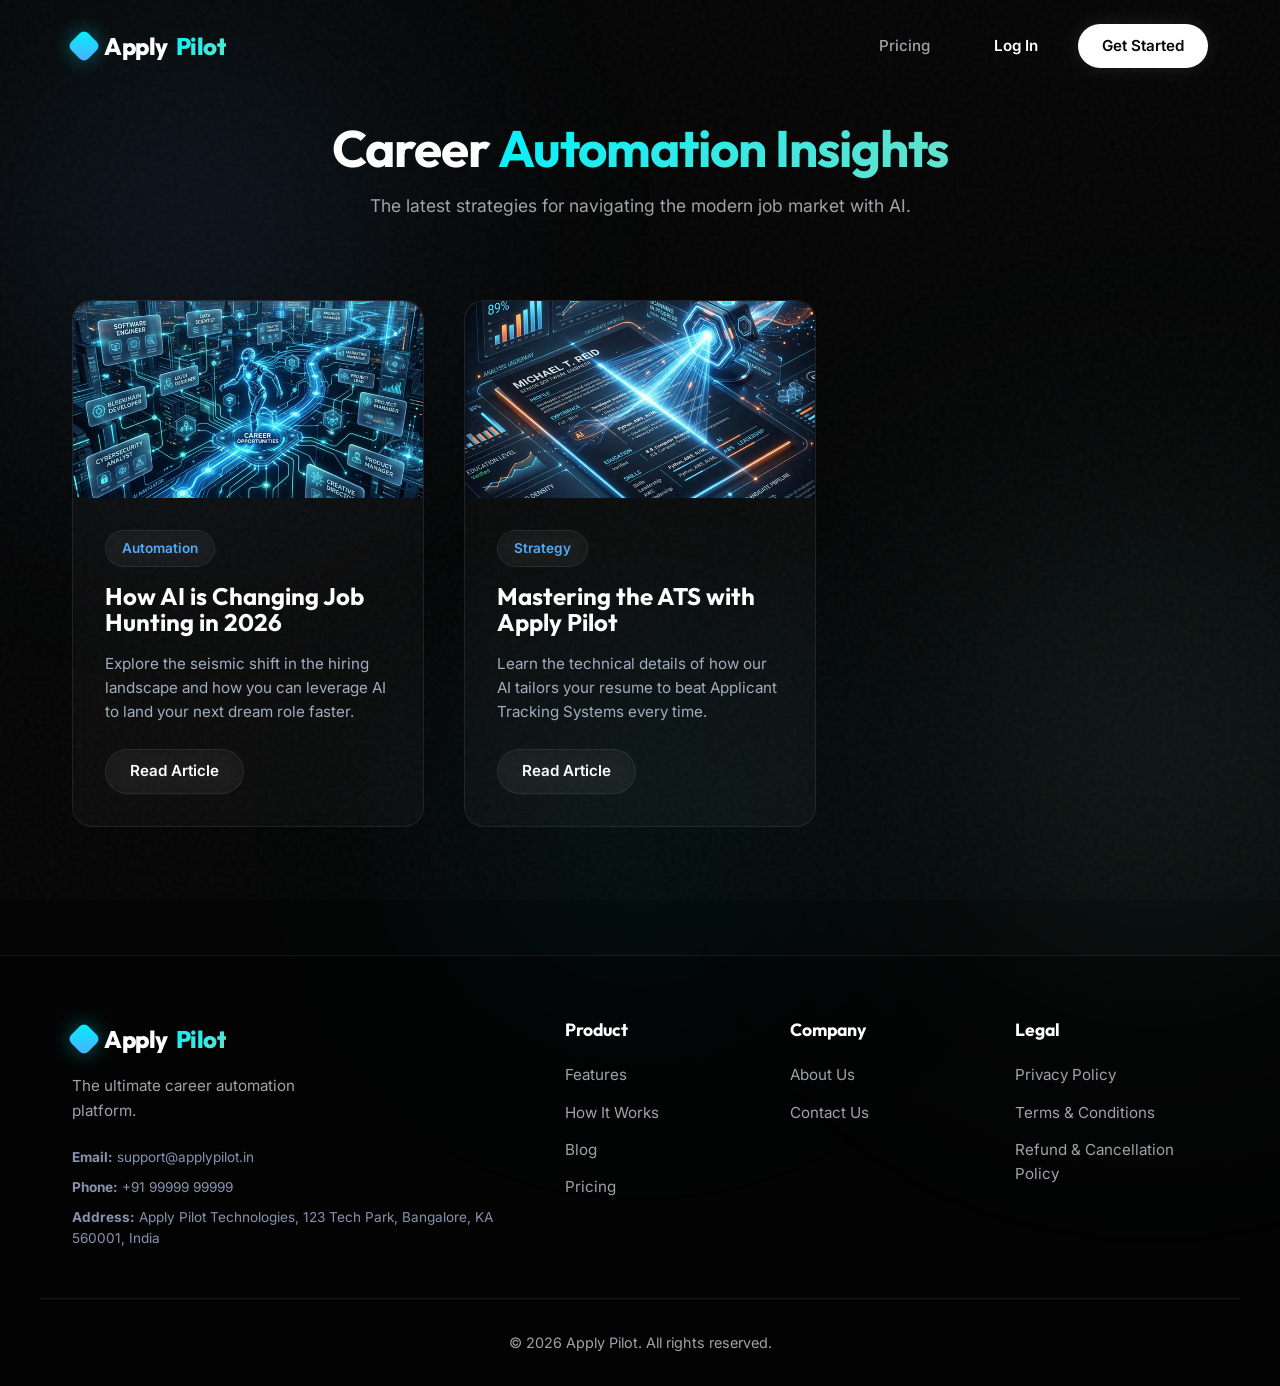
<file: blog/index.html>
<!DOCTYPE html>
<html lang="en">
  <head>
    <meta charset="UTF-8" />
    <meta name="viewport" content="width=device-width, initial-scale=1.0" />
    <meta name="description" content="Explore the Apply Pilot blog for the latest insights on AI job search automation, career growth tips, and resume optimization strategies." />
    <meta name="keywords" content="Apply Pilot blog, career automation blog, AI job search tips, resume optimization, job hunting insights" />
    <meta name="author" content="Apply Pilot Technologies" />
    <meta name="robots" content="index, follow" />

    <!-- Open Graph / Facebook -->
    <meta property="og:type" content="website" />
    <meta property="og:url" content="https://applypilot.in/blog/" />
    <meta property="og:title" content="Insights & Career Automation Blog | Apply Pilot" />
    <meta property="og:description" content="Explore the Apply Pilot blog for the latest insights on AI job search automation and career growth." />
    <meta property="og:image" content="https://applypilot.in/assets/ai-job-search.png" />
    <meta property="og:site_name" content="Apply Pilot" />

    <!-- Twitter -->
    <meta name="twitter:card" content="summary_large_image" />
    <meta name="twitter:url" content="https://applypilot.in/blog/" />
    <meta name="twitter:title" content="Insights & Career Automation Blog | Apply Pilot" />
    <meta name="twitter:description" content="Explore the Apply Pilot blog for the latest insights on AI job search automation and career growth." />
    <meta name="twitter:image" content="https://applypilot.in/assets/ai-job-search.png" />

    <link rel="canonical" href="https://applypilot.in/blog/" />
    <title>Apply Pilot | Blog - Career Automation Insights</title>
    <!-- Preconnect to Google Fonts -->
    <link rel="preconnect" href="https://fonts.googleapis.com" />
    <link rel="preconnect" href="https://fonts.gstatic.com" crossorigin />
    <link href="https://fonts.googleapis.com/css2?family=Outfit:wght@300;400;500;600;700;800&family=Inter:wght@400;500;600&display=swap" rel="stylesheet" />
    <link rel="stylesheet" href="../styles.css" />
  </head>
  <body>
    <!-- Background Elements -->
    <div class="bg-noise"></div>
    <div class="blob blob-1"></div>
    <div class="blob blob-2"></div>
    <div class="blob blob-3"></div>

    <!-- Navigation -->
    <nav class="navbar">
      <div class="container nav-container">
        <a href="../index.html" class="brand" aria-label="Apply Pilot Home">
          <div class="brand-logo" aria-hidden="true"></div>
          Apply<span class="text-gradient">Pilot</span>
        </a>

        <div class="nav-actions">
          <a href="../pricing.html" class="nav-link-simple">Pricing</a>
          <a href="../pricing.html" class="btn btn-ghost">Log In</a>
          <a href="../pricing.html" class="btn btn-primary">Get Started</a>
        </div>
      </div>
    </nav>

    <!-- Main Content -->
    <section class="section" style="padding-top: 120px; min-height: 80vh;">
      <div class="container">
        <div class="section-header reveal-up">
          <h1 class="section-title">Career <span class="text-gradient">Automation Insights</span></h1>
          <p class="section-subtitle">The latest strategies for navigating the modern job market with AI.</p>
        </div>

        <div class="blog-grid" style="display: grid; grid-template-columns: repeat(auto-fill, minmax(350px, 1fr)); gap: 2.5rem; margin-top: 4rem;">
          
          <!-- Blog Post 1 -->
          <article class="glass-card hover-glow" style="padding: 0; display: flex; flex-direction: column;">
            <div style="width: 100%; aspect-ratio: 16/9; overflow: hidden; border-radius: 20px 20px 0 0;">
              <img src="../assets/ai-job-search.png" alt="AI Career Navigation" style="width: 100%; height: 100%; object-fit: cover;">
            </div>
            <div style="padding: 2rem;">
              <span class="badge" style="margin-bottom: 1rem;">Automation</span>
              <h2 style="font-size: 1.5rem; margin-bottom: 1rem;"><a href="how-ai-is-changing-job-hunting.html" style="color: inherit; text-decoration: none;">How AI is Changing Job Hunting in 2026</a></h2>
              <p style="color: #a0aec0; font-size: 0.95rem; margin-bottom: 1.5rem;">Explore the seismic shift in the hiring landscape and how you can leverage AI to land your next dream role faster.</p>
              <a href="how-ai-is-changing-job-hunting.html" class="btn btn-secondary" style="width: fit-content;">Read Article</a>
            </div>
          </article>

          <!-- Blog Post 2 -->
          <article class="glass-card hover-glow" style="padding: 0; display: flex; flex-direction: column;">
            <div style="width: 100%; aspect-ratio: 16/9; overflow: hidden; border-radius: 20px 20px 0 0;">
              <img src="../assets/resume-ats.png" alt="Resume Optimization" style="width: 100%; height: 100%; object-fit: cover;">
            </div>
            <div style="padding: 2rem;">
              <span class="badge" style="margin-bottom: 1rem;">Strategy</span>
              <h2 style="font-size: 1.5rem; margin-bottom: 1rem;"><a href="mastering-the-ats-with-apply-pilot.html" style="color: inherit; text-decoration: none;">Mastering the ATS with Apply Pilot</a></h2>
              <p style="color: #a0aec0; font-size: 0.95rem; margin-bottom: 1.5rem;">Learn the technical details of how our AI tailors your resume to beat Applicant Tracking Systems every time.</p>
              <a href="mastering-the-ats-with-apply-pilot.html" class="btn btn-secondary" style="width: fit-content;">Read Article</a>
            </div>
          </article>

        </div>
      </div>
    </section>

    <!-- Footer -->
    <footer class="footer">
      <div class="container footer-container">
        <div class="footer-brand">
          <a href="../index.html" class="brand" aria-label="Apply Pilot Home">
            <div class="brand-logo" aria-hidden="true"></div>
            Apply<span class="text-gradient">Pilot</span>
          </a>
          <p>The ultimate career automation platform.</p>
          <div class="contact-info" style="margin-top: 1.5rem; font-size: 0.85rem; color: #8892b0; display: flex; flex-direction: column; gap: 0.5rem;">
            <span><strong>Email:</strong> support@applypilot.in</span>
            <span><strong>Phone:</strong> +91 99999 99999</span>
            <span><strong>Address:</strong> Apply Pilot Technologies, 123 Tech Park, Bangalore, KA 560001, India</span>
          </div>
        </div>
        <div class="footer-links">
          <div class="link-col">
            <h4>Product</h4>
            <a href="../index.html#features">Features</a>
            <a href="../index.html#how-it-works">How It Works</a>
            <a href="index.html">Blog</a>
            <a href="../pricing.html">Pricing</a>
          </div>
          <div class="link-col">
            <h4>Company</h4>
            <a href="../about.html">About Us</a>
            <a href="../contact.html">Contact Us</a>
          </div>
          <div class="link-col">
            <h4>Legal</h4>
            <a href="../privacy.html">Privacy Policy</a>
            <a href="../terms.html">Terms & Conditions</a>
            <a href="../refund.html">Refund & Cancellation Policy</a>
          </div>
        </div>
      </div>
      <div class="container footer-bottom">
        <p>&copy; <span id="current-year"></span> Apply Pilot. All rights reserved.</p>
      </div>
    </footer>

    <script src="../script.js"></script>
    <style>
      .blog-grid article:hover {
        transform: translateY(-8px);
      }
      .blog-grid article a:hover {
        color: var(--accent-main) !important;
      }
    </style>
  </body>
</html>
</file>
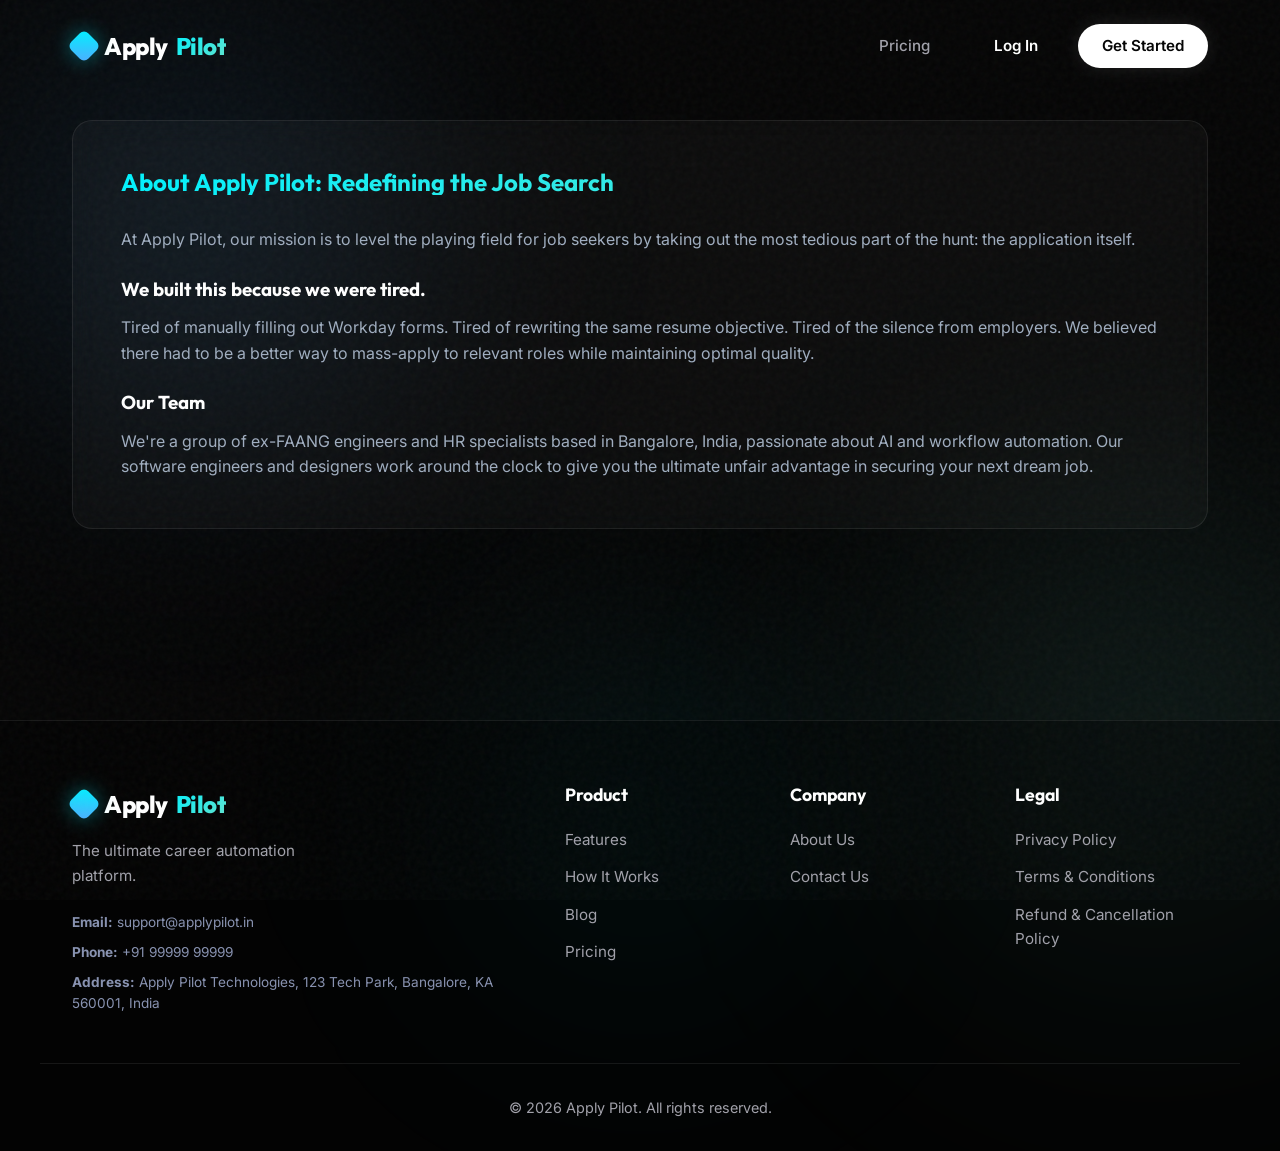
<file: about.html>
<!DOCTYPE html>
<html lang="en">
  <head>
    <meta charset="UTF-8" />
    <meta name="viewport" content="width=device-width, initial-scale=1.0" />
    <meta name="description" content="Learn about Apply Pilot, the mission to level the playing field for job seekers. Built by ex-FAANG engineers to automate the tedious parts of job hunting." />
    <meta name="keywords" content="Apply Pilot about, career automation team, job search mission, ex-FAANG engineers" />
    <meta name="author" content="Apply Pilot Technologies" />
    <meta name="robots" content="index, follow" />

    <!-- Open Graph / Facebook -->
    <meta property="og:type" content="website" />
    <meta property="og:url" content="https://applypilot.in/about.html" />
    <meta property="og:title" content="About Us | Apply Pilot" />
    <meta property="og:description" content="Built by ex-FAANG engineers to automate the tedious parts of job hunting." />
    <meta property="og:image" content="https://applypilot.in/assets/og-image.png" />
    <meta property="og:site_name" content="Apply Pilot" />

    <!-- Twitter -->
    <meta name="twitter:card" content="summary_large_image" />
    <meta name="twitter:url" content="https://applypilot.in/about.html" />
    <meta name="twitter:title" content="About Us | Apply Pilot" />
    <meta name="twitter:description" content="Built by ex-FAANG engineers to automate the tedious parts of job hunting." />
    <meta name="twitter:image" content="https://applypilot.in/assets/og-image.png" />

    <link rel="canonical" href="https://applypilot.in/about.html" />
    <title>Apply Pilot | About Us</title>
    <!-- Preconnect to Google Fonts -->
    <link rel="preconnect" href="https://fonts.googleapis.com" />
    <link rel="preconnect" href="https://fonts.gstatic.com" crossorigin />
    <link href="https://fonts.googleapis.com/css2?family=Outfit:wght@300;400;500;600;700;800&family=Inter:wght@400;500;600&display=swap" rel="stylesheet" />
    <link rel="stylesheet" href="./styles.css" />
  </head>
  <body>
    <!-- Background Elements -->
    <div class="bg-noise"></div>
    <div class="blob blob-1"></div>
    <div class="blob blob-2"></div>
    <div class="blob blob-3"></div>

    <!-- Navigation -->
    <nav class="navbar">
      <div class="container nav-container">
        <a href="index.html" class="brand" aria-label="Apply Pilot Home">
          <div class="brand-logo" aria-hidden="true"></div>
          Apply<span class="text-gradient">Pilot</span>
        </a>

        <div class="nav-actions">
          <a href="pricing.html" class="nav-link-simple">Pricing</a>
          <a href="pricing.html" class="btn btn-ghost">Log In</a>
          <a href="pricing.html" class="btn btn-primary">Get Started</a>
        </div>
      </div>
    </nav>

    <!-- Main Content -->
    <section class="section" style="padding-top: 120px; min-height: 80vh;">
      <div class="container">
        <div class="glass-card" style="padding: 3rem; text-align: left;">
          <h1 style="margin-bottom: 2rem;" class="text-gradient">About Apply Pilot: Redefining the Job Search</h1>
          <div style="color: #a0aec0; line-height: 1.6;">
            <p>At Apply Pilot, our mission is to level the playing field for job seekers by taking out the most tedious part of the hunt: the application itself.</p>
            <br>
            <h3 style="color: #fff; margin-bottom: 1rem;">We built this because we were tired.</h3>
            <p>Tired of manually filling out Workday forms. Tired of rewriting the same resume objective. Tired of the silence from employers. We believed there had to be a better way to mass-apply to relevant roles while maintaining optimal quality.</p>
            <br>
            <h3 style="color: #fff; margin-bottom: 1rem;">Our Team</h3>
            <p>We're a group of ex-FAANG engineers and HR specialists based in Bangalore, India, passionate about AI and workflow automation. Our software engineers and designers work around the clock to give you the ultimate unfair advantage in securing your next dream job.</p>
          </div>
        </div>
      </div>
    </section>

    <!-- Footer -->
    <footer class="footer">
      <div class="container footer-container">
        <div class="footer-brand">
          <a href="index.html" class="brand" aria-label="Apply Pilot Home">
            <div class="brand-logo" aria-hidden="true"></div>
            Apply<span class="text-gradient">Pilot</span>
          </a>
          <p>The ultimate career automation platform.</p>
          <div class="contact-info" style="margin-top: 1.5rem; font-size: 0.85rem; color: #8892b0; display: flex; flex-direction: column; gap: 0.5rem;">
            <span><strong>Email:</strong> support@applypilot.in</span>
            <span><strong>Phone:</strong> +91 99999 99999</span>
            <span><strong>Address:</strong> Apply Pilot Technologies, 123 Tech Park, Bangalore, KA 560001, India</span>
          </div>
        </div>
        <div class="footer-links">
          <div class="link-col">
            <h4>Product</h4>
            <a href="index.html#features">Features</a>
            <a href="index.html#how-it-works">How It Works</a>
            <a href="blog/index.html">Blog</a>
            <a href="pricing.html">Pricing</a>
          </div>
          <div class="link-col">
            <h4>Company</h4>
            <a href="about.html">About Us</a>
            <a href="contact.html">Contact Us</a>
          </div>
          <div class="link-col">
            <h4>Legal</h4>
            <a href="privacy.html">Privacy Policy</a>
            <a href="terms.html">Terms & Conditions</a>
            <a href="refund.html">Refund & Cancellation Policy</a>
          </div>
        </div>
      </div>
      <div class="container footer-bottom">
        <p>&copy; <span id="current-year"></span> Apply Pilot. All rights reserved.</p>
      </div>
    </footer>

    <script src="./script.js"></script>
  </body>
</html>
</file>
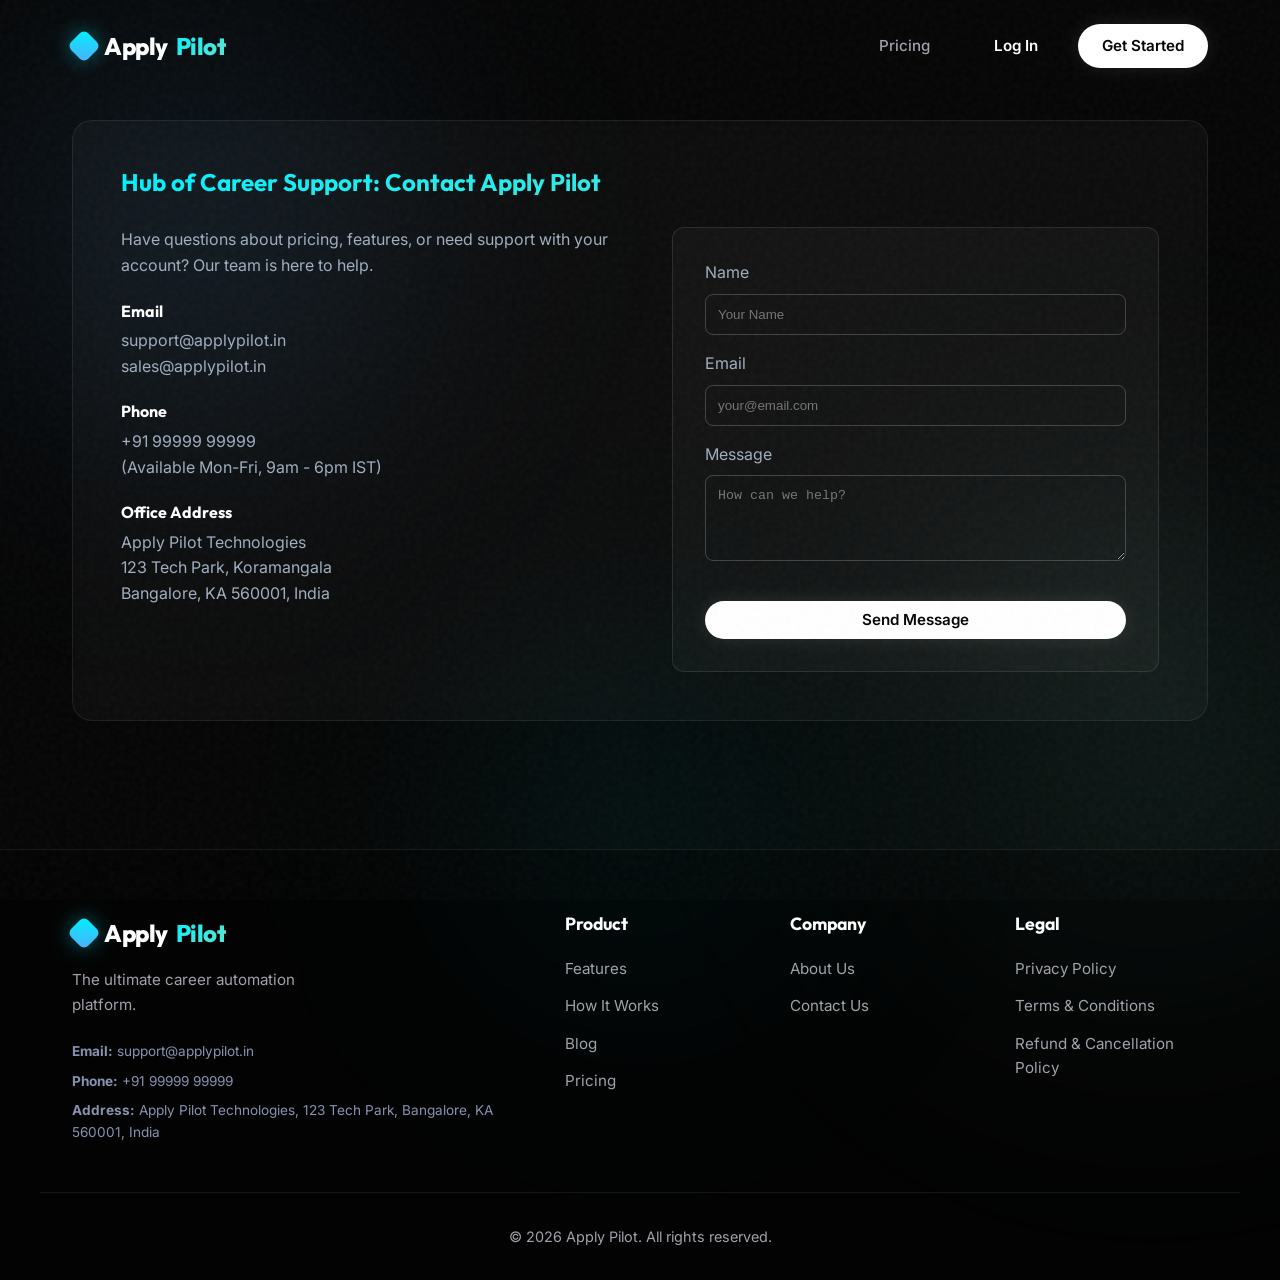
<file: contact.html>
<!DOCTYPE html>
<html lang="en">
  <head>
    <meta charset="UTF-8" />
    <meta name="viewport" content="width=device-width, initial-scale=1.0" />
    <meta name="description" content="Contact Apply Pilot for support, sales, or any questions about our AI job search automation platform. We're here to help you get hired faster." />
    <meta name="keywords" content="contact Apply Pilot, customer support, job search help, sales" />
    <meta name="author" content="Apply Pilot Technologies" />
    <meta name="robots" content="index, follow" />

    <!-- Open Graph / Facebook -->
    <meta property="og:type" content="website" />
    <meta property="og:url" content="https://applypilot.in/contact.html" />
    <meta property="og:title" content="Contact Us | Apply Pilot" />
    <meta property="og:description" content="Contact Apply Pilot for support, sales, or any questions about our AI job search automation platform." />
    <meta property="og:image" content="https://applypilot.in/assets/og-image.png" />
    <meta property="og:site_name" content="Apply Pilot" />

    <!-- Twitter -->
    <meta name="twitter:card" content="summary_large_image" />
    <meta name="twitter:url" content="https://applypilot.in/contact.html" />
    <meta name="twitter:title" content="Contact Us | Apply Pilot" />
    <meta name="twitter:description" content="Contact Apply Pilot for support, sales, or any questions about our AI job search automation platform." />
    <meta name="twitter:image" content="https://applypilot.in/assets/og-image.png" />

    <link rel="canonical" href="https://applypilot.in/contact.html" />
    <title>Apply Pilot | Contact Us</title>
    <!-- Preconnect to Google Fonts -->
    <link rel="preconnect" href="https://fonts.googleapis.com" />
    <link rel="preconnect" href="https://fonts.gstatic.com" crossorigin />
    <link href="https://fonts.googleapis.com/css2?family=Outfit:wght@300;400;500;600;700;800&family=Inter:wght@400;500;600&display=swap" rel="stylesheet" />
    <link rel="stylesheet" href="./styles.css" />
  </head>
  <body>
    <!-- Background Elements -->
    <div class="bg-noise"></div>
    <div class="blob blob-1"></div>
    <div class="blob blob-2"></div>
    <div class="blob blob-3"></div>

    <!-- Navigation -->
    <nav class="navbar">
      <div class="container nav-container">
        <a href="index.html" class="brand" aria-label="Apply Pilot Home">
          <div class="brand-logo" aria-hidden="true"></div>
          Apply<span class="text-gradient">Pilot</span>
        </a>

        <div class="nav-actions">
          <a href="pricing.html" class="nav-link-simple">Pricing</a>
          <a href="pricing.html" class="btn btn-ghost">Log In</a>
          <a href="pricing.html" class="btn btn-primary">Get Started</a>
        </div>
      </div>
    </nav>

    <!-- Main Content -->
    <section class="section" style="padding-top: 120px; min-height: 80vh;">
      <div class="container">
        <div class="glass-card" style="padding: 3rem; text-align: left;">
          <h1 style="margin-bottom: 2rem;" class="text-gradient">Hub of Career Support: Contact Apply Pilot</h1>          <div style="color: #a0aec0; line-height: 1.6; display: grid; grid-template-columns: 1fr 1fr; gap: 4rem;">
            <div>
              <p style="margin-bottom: 1.5rem;">Have questions about pricing, features, or need support with your account? Our team is here to help.</p>
              
              <div style="margin-bottom: 1.5rem;">
                <h4 style="color: #fff; margin-bottom: 0.5rem;">Email</h4>
                <p>support@applypilot.in</p>
                <p>sales@applypilot.in</p>
              </div>
              
              <div style="margin-bottom: 1.5rem;">
                <h4 style="color: #fff; margin-bottom: 0.5rem;">Phone</h4>
                <p>+91 99999 99999</p>
                <p>(Available Mon-Fri, 9am - 6pm IST)</p>
              </div>
              
              <div style="margin-bottom: 1.5rem;">
                <h4 style="color: #fff; margin-bottom: 0.5rem;">Office Address</h4>
                <p>Apply Pilot Technologies</p>
                <p>123 Tech Park, Koramangala</p>
                <p>Bangalore, KA 560001, India</p>
              </div>
            </div>
            
            <div style="background: rgba(255,255,255,0.03); padding: 2rem; border-radius: 12px; border: 1px solid rgba(255,255,255,0.1);">
                <form>
                  <div style="margin-bottom: 1rem;">
                    <label style="display: block; margin-bottom: 0.5rem;">Name</label>
                    <input type="text" style="width: 100%; padding: 0.75rem; border-radius: 8px; border: 1px solid rgba(255,255,255,0.2); background: transparent; color: white;" placeholder="Your Name">
                  </div>
                  <div style="margin-bottom: 1rem;">
                    <label style="display: block; margin-bottom: 0.5rem;">Email</label>
                    <input type="email" style="width: 100%; padding: 0.75rem; border-radius: 8px; border: 1px solid rgba(255,255,255,0.2); background: transparent; color: white;" placeholder="your@email.com">
                  </div>
                  <div style="margin-bottom: 1rem;">
                    <label style="display: block; margin-bottom: 0.5rem;">Message</label>
                    <textarea rows="4" style="width: 100%; padding: 0.75rem; border-radius: 8px; border: 1px solid rgba(255,255,255,0.2); background: transparent; color: white; resize: vertical;" placeholder="How can we help?"></textarea>
                  </div>
                  <button type="button" class="btn btn-primary" style="width: 100%; margin-top: 1rem;">Send Message</button>
                </form>
            </div>
          </div>
        </div>
      </div>
    </section>

    <!-- Footer -->
    <footer class="footer">
      <div class="container footer-container">
        <div class="footer-brand">
          <a href="index.html" class="brand" aria-label="Apply Pilot Home">
            <div class="brand-logo" aria-hidden="true"></div>
            Apply<span class="text-gradient">Pilot</span>
          </a>
          <p>The ultimate career automation platform.</p>
          <div class="contact-info" style="margin-top: 1.5rem; font-size: 0.85rem; color: #8892b0; display: flex; flex-direction: column; gap: 0.5rem;">
            <span><strong>Email:</strong> support@applypilot.in</span>
            <span><strong>Phone:</strong> +91 99999 99999</span>
            <span><strong>Address:</strong> Apply Pilot Technologies, 123 Tech Park, Bangalore, KA 560001, India</span>
          </div>
        </div>
        <div class="footer-links">
          <div class="link-col">
            <h4>Product</h4>
            <a href="index.html#features">Features</a>
            <a href="index.html#how-it-works">How It Works</a>
            <a href="blog/index.html">Blog</a>
            <a href="pricing.html">Pricing</a>
          </div>
          <div class="link-col">
            <h4>Company</h4>
            <a href="about.html">About Us</a>
            <a href="contact.html">Contact Us</a>
          </div>
          <div class="link-col">
            <h4>Legal</h4>
            <a href="privacy.html">Privacy Policy</a>
            <a href="terms.html">Terms & Conditions</a>
            <a href="refund.html">Refund & Cancellation Policy</a>
          </div>
        </div>
      </div>
      <div class="container footer-bottom">
        <p>&copy; <span id="current-year"></span> Apply Pilot. All rights reserved.</p>
      </div>
    </footer>

    <script src="./script.js"></script>
    <style>
      @media (max-width: 768px) {
        .glass-card > div {
          grid-template-columns: 1fr !important;
        }
      }
    </style>
  </body>
</html>
</file>
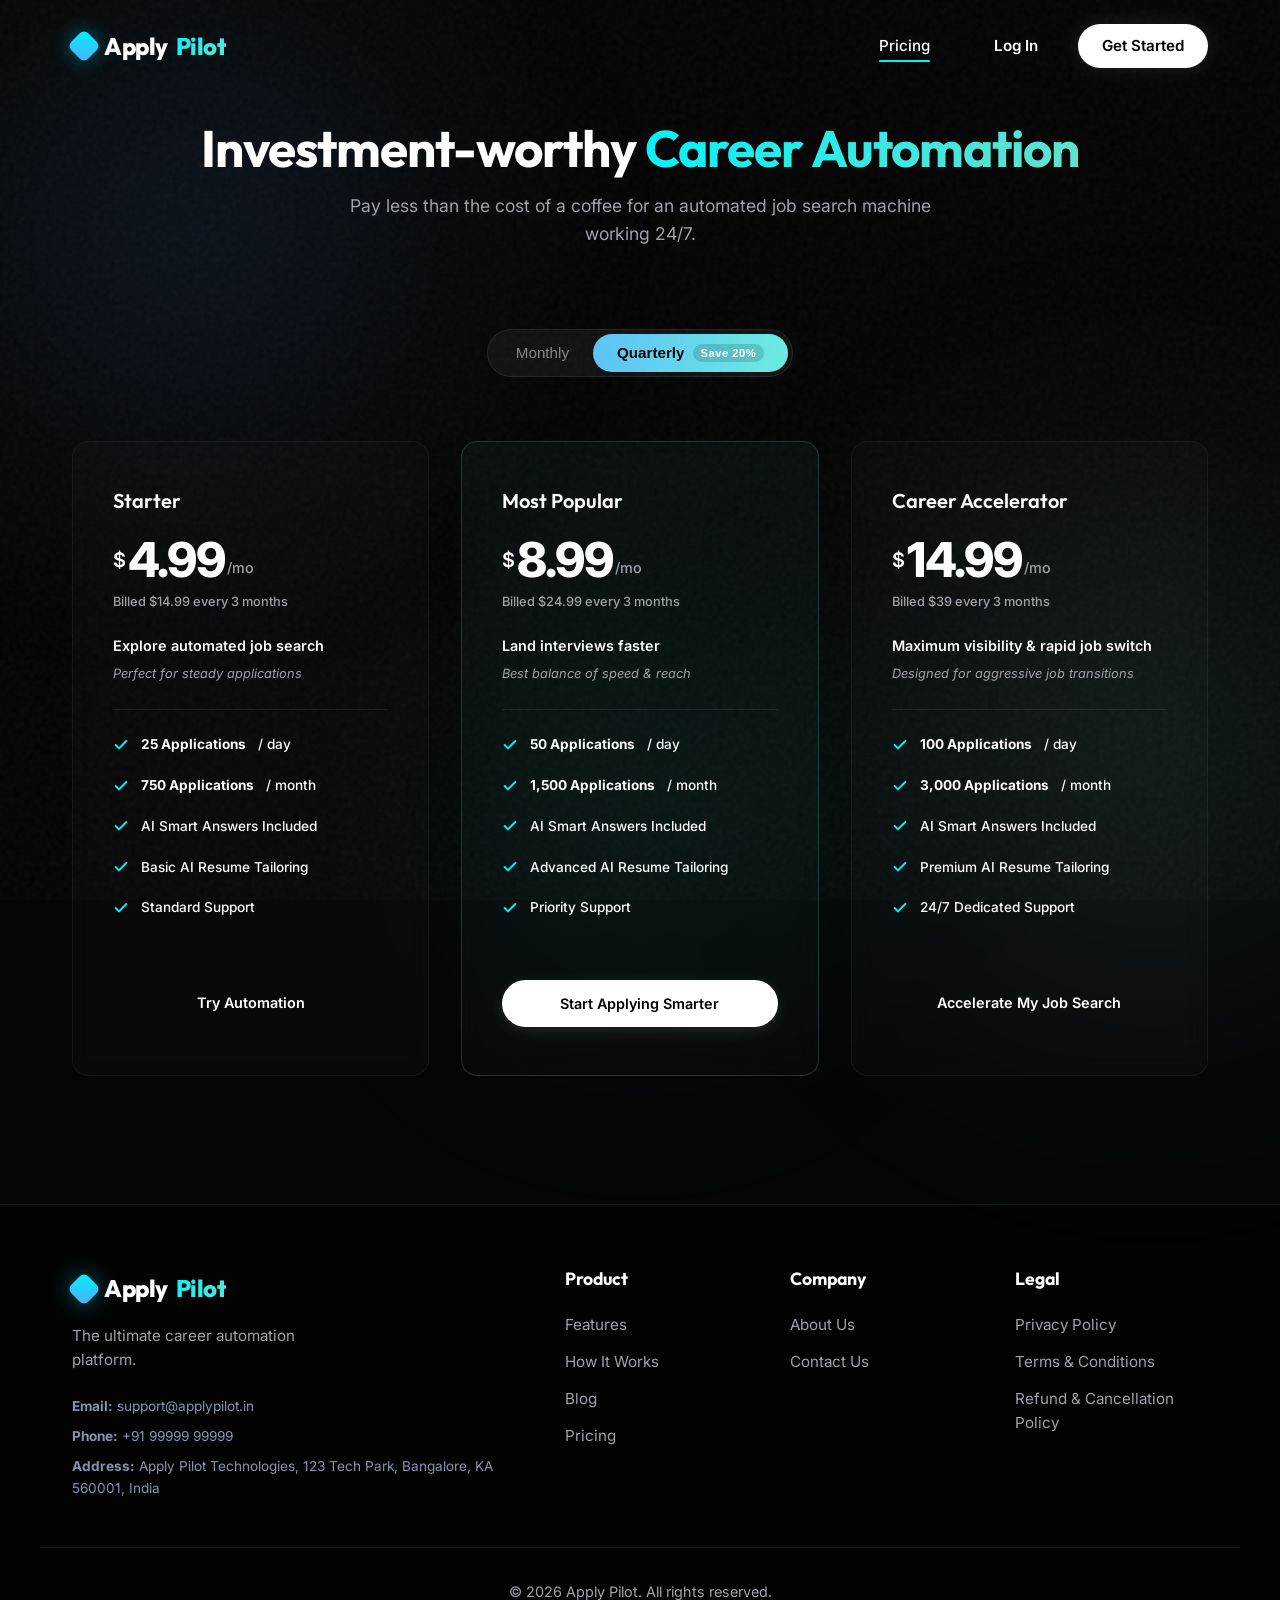
<file: pricing.html>
<!DOCTYPE html>
<html lang="en">
  <head>
    <meta charset="UTF-8" />
    <meta name="viewport" content="width=device-width, initial-scale=1.0" />
    <meta name="description" content="Affordable and transparent pricing for AI job search automation. Choose the plan that fits your career goals and start applying smarter with Apply Pilot." />
    <meta name="keywords" content="Apply Pilot pricing, job search plans, career accelerator, automated job application cost" />
    <meta name="author" content="Apply Pilot Technologies" />
    <meta name="robots" content="index, follow" />

    <!-- Open Graph / Facebook -->
    <meta property="og:type" content="website" />
    <meta property="og:url" content="https://applypilot.in/pricing.html" />
    <meta property="og:title" content="Pricing Plans | Apply Pilot" />
    <meta property="og:description" content="Affordable and transparent pricing for AI job search automation." />
    <meta property="og:image" content="https://applypilot.in/assets/og-image.png" />
    <meta property="og:site_name" content="Apply Pilot" />

    <!-- Twitter -->
    <meta name="twitter:card" content="summary_large_image" />
    <meta name="twitter:url" content="https://applypilot.in/pricing.html" />
    <meta name="twitter:title" content="Pricing Plans | Apply Pilot" />
    <meta name="twitter:description" content="Affordable and transparent pricing for AI job search automation." />
    <meta name="twitter:image" content="https://applypilot.in/assets/og-image.png" />

    <link rel="canonical" href="https://applypilot.in/pricing.html" />
    <title>Apply Pilot | Pricing</title>
    <!-- Preconnect to Google Fonts -->
    <link rel="preconnect" href="https://fonts.googleapis.com" />
    <link rel="preconnect" href="https://fonts.gstatic.com" crossorigin />
    <link href="https://fonts.googleapis.com/css2?family=Outfit:wght@300;400;500;600;700;800&family=Inter:wght@400;500;600&display=swap" rel="stylesheet" />
    <link rel="stylesheet" href="./styles.css" />
  </head>
  <body>
    <!-- Background Elements -->
    <div class="bg-noise"></div>
    <div class="blob blob-1"></div>
    <div class="blob blob-2"></div>
    <div class="blob blob-3"></div>

    <!-- Navigation -->
    <nav class="navbar">
      <div class="container nav-container">
        <a href="index.html" class="brand" aria-label="Apply Pilot Home">
          <div class="brand-logo" aria-hidden="true"></div>
          Apply<span class="text-gradient">Pilot</span>
        </a>

        <div class="nav-actions">
          <a href="pricing.html" class="nav-link-simple active">Pricing</a>
          <a href="pricing.html" class="btn btn-ghost">Log In</a>
          <a href="pricing.html" class="btn btn-primary">Get Started</a>
        </div>
      </div>
    </nav>

    <!-- Main Content -->
    <section class="pricing section" style="padding-top: 120px; min-height: 80vh;">
      <div class="container">
        <div class="section-header reveal-up">
          <h1 class="section-title">Investment-worthy <span class="text-gradient">Career Automation</span></h1>
          <p class="section-subtitle">Pay less than the cost of a coffee for an automated job search machine working 24/7.</p>
        </div>

        <div class="pricing-toggle-wrapper reveal-up" data-delay="50">
          <div class="toggle-pill-container" id="pricing-toggle">
            <div class="toggle-pill-bg" id="toggle-bg"></div>
            <button class="toggle-btn" id="btn-monthly">Monthly</button>
            <button class="toggle-btn active" id="btn-quarterly">Quarterly <span class="discount-pill">Save 20%</span></button>
          </div>
        </div>

        <div class="pricing-grid">
          
          <!-- Starter Plan -->
          <div class="pricing-card glass-card reveal-up" data-delay="100">
            <div class="pricing-header">
              <h3 class="plan-name">Starter</h3>
            </div>
            <div class="pricing-price-container">
              <div class="price-row">
                <span class="currency">$</span>
                <span class="amount pricing-amount" data-plan="starter">7.99</span>
                <span class="period">/mo</span>
              </div>
              <div class="billing-text pricing-billing" data-plan="starter">Billed $19 every 3 months</div>
            </div>
            <div class="plan-meta">
              <p class="plan-desc">Explore automated job search</p>
              <p class="value-line">Perfect for steady applications</p>
            </div>
            <ul class="pricing-features">
               <li><svg width="16" height="16" viewBox="0 0 24 24" fill="none" stroke="#00f2fe" stroke-width="3" stroke-linecap="round" stroke-linejoin="round"><polyline points="20 6 9 17 4 12"></polyline></svg> <strong>25 Applications</strong> / day</li>
               <li><svg width="16" height="16" viewBox="0 0 24 24" fill="none" stroke="#00f2fe" stroke-width="3" stroke-linecap="round" stroke-linejoin="round"><polyline points="20 6 9 17 4 12"></polyline></svg> <strong>750 Applications</strong> / month</li>
               <li><svg width="16" height="16" viewBox="0 0 24 24" fill="none" stroke="#00f2fe" stroke-width="3" stroke-linecap="round" stroke-linejoin="round"><polyline points="20 6 9 17 4 12"></polyline></svg> AI Smart Answers Included</li>
               <li><svg width="16" height="16" viewBox="0 0 24 24" fill="none" stroke="#00f2fe" stroke-width="3" stroke-linecap="round" stroke-linejoin="round"><polyline points="20 6 9 17 4 12"></polyline></svg> Basic AI Resume Tailoring</li>
               <li><svg width="16" height="16" viewBox="0 0 24 24" fill="none" stroke="#00f2fe" stroke-width="3" stroke-linecap="round" stroke-linejoin="round"><polyline points="20 6 9 17 4 12"></polyline></svg> Standard Support</li>
            </ul>
            <a href="#" class="btn btn-outline plan-cta">Try Automation</a>
          </div>

          <!-- Pro Plan -->
          <div class="pricing-card glass-card popular reveal-up" data-delay="200">
            <div class="pricing-header">
              <h3 class="plan-name pop-name">
                Most Popular</h3>
            </div>
            <div class="pricing-price-container">
              <div class="price-row">
                <span class="currency">$</span>
                <span class="amount pricing-amount" data-plan="pro">14.99</span>
                <span class="period">/mo</span>
              </div>
              <div class="billing-text pricing-billing" data-plan="pro">Billed $39 every 3 months</div>
            </div>
            <div class="plan-meta">
              <p class="plan-desc">Land interviews faster</p>
              <p class="value-line">Best balance of speed & reach</p>
            </div>
             <ul class="pricing-features">
               <li><svg width="16" height="16" viewBox="0 0 24 24" fill="none" stroke="#00f2fe" stroke-width="3" stroke-linecap="round" stroke-linejoin="round"><polyline points="20 6 9 17 4 12"></polyline></svg> <strong>50 Applications</strong> / day</li>
               <li><svg width="16" height="16" viewBox="0 0 24 24" fill="none" stroke="#00f2fe" stroke-width="3" stroke-linecap="round" stroke-linejoin="round"><polyline points="20 6 9 17 4 12"></polyline></svg> <strong>1,500 Applications</strong> / month</li>
               <li><svg width="16" height="16" viewBox="0 0 24 24" fill="none" stroke="#00f2fe" stroke-width="3" stroke-linecap="round" stroke-linejoin="round"><polyline points="20 6 9 17 4 12"></polyline></svg> AI Smart Answers Included</li>
               <li><svg width="16" height="16" viewBox="0 0 24 24" fill="none" stroke="#00f2fe" stroke-width="3" stroke-linecap="round" stroke-linejoin="round"><polyline points="20 6 9 17 4 12"></polyline></svg> Advanced AI Resume Tailoring</li>
               <li><svg width="16" height="16" viewBox="0 0 24 24" fill="none" stroke="#00f2fe" stroke-width="3" stroke-linecap="round" stroke-linejoin="round"><polyline points="20 6 9 17 4 12"></polyline></svg> Priority Support</li>
            </ul>
            <a href="#" class="btn btn-solid-white plan-cta">Start Applying Smarter</a>
          </div>

          <!-- Ultra Plan -->
          <div class="pricing-card glass-card reveal-up" data-delay="300">
            <div class="pricing-header">
              <h3 class="plan-name">Career Accelerator</h3>
            </div>
            <div class="pricing-price-container">
              <div class="price-row">
                <span class="currency">$</span>
                <span class="amount pricing-amount" data-plan="accelerator">29</span>
                <span class="period">/mo</span>
              </div>
              <div class="billing-text pricing-billing" data-plan="accelerator">Billed $69 every 3 months</div>
            </div>
            <div class="plan-meta">
              <p class="plan-desc">Maximum visibility & rapid job switch</p>
              <p class="value-line">Designed for aggressive job transitions</p>
            </div>
            <ul class="pricing-features">
               <li><svg width="16" height="16" viewBox="0 0 24 24" fill="none" stroke="#00f2fe" stroke-width="3" stroke-linecap="round" stroke-linejoin="round"><polyline points="20 6 9 17 4 12"></polyline></svg> <strong>100 Applications</strong> / day</li>
               <li><svg width="16" height="16" viewBox="0 0 24 24" fill="none" stroke="#00f2fe" stroke-width="3" stroke-linecap="round" stroke-linejoin="round"><polyline points="20 6 9 17 4 12"></polyline></svg> <strong>3,000 Applications</strong> / month</li>
               <li><svg width="16" height="16" viewBox="0 0 24 24" fill="none" stroke="#00f2fe" stroke-width="3" stroke-linecap="round" stroke-linejoin="round"><polyline points="20 6 9 17 4 12"></polyline></svg> AI Smart Answers Included</li>
               <li><svg width="16" height="16" viewBox="0 0 24 24" fill="none" stroke="#00f2fe" stroke-width="3" stroke-linecap="round" stroke-linejoin="round"><polyline points="20 6 9 17 4 12"></polyline></svg> Premium AI Resume Tailoring</li>
               <li><svg width="16" height="16" viewBox="0 0 24 24" fill="none" stroke="#00f2fe" stroke-width="3" stroke-linecap="round" stroke-linejoin="round"><polyline points="20 6 9 17 4 12"></polyline></svg> 24/7 Dedicated Support</li>
            </ul>
            <a href="#" class="btn btn-outline plan-cta">Accelerate My Job Search</a>
          </div>

        </div>
      </div>
    </section>

    <!-- Footer -->
    <footer class="footer">
      <div class="container footer-container">
        <div class="footer-brand">
          <a href="index.html" class="brand" aria-label="Apply Pilot Home">
            <div class="brand-logo" aria-hidden="true"></div>
            Apply<span class="text-gradient">Pilot</span>
          </a>
          <p>The ultimate career automation platform.</p>
          <div class="contact-info" style="margin-top: 1.5rem; font-size: 0.85rem; color: #8892b0; display: flex; flex-direction: column; gap: 0.5rem;">
            <span><strong>Email:</strong> support@applypilot.in</span>
            <span><strong>Phone:</strong> +91 99999 99999</span>
            <span><strong>Address:</strong> Apply Pilot Technologies, 123 Tech Park, Bangalore, KA 560001, India</span>
          </div>
        </div>
        <div class="footer-links">
          <div class="link-col">
            <h4>Product</h4>
            <a href="index.html#features">Features</a>
            <a href="index.html#how-it-works">How It Works</a>
            <a href="blog/index.html">Blog</a>
            <a href="pricing.html">Pricing</a>
          </div>
          <div class="link-col">
            <h4>Company</h4>
            <a href="about.html">About Us</a>
            <a href="contact.html">Contact Us</a>
          </div>
          <div class="link-col">
            <h4>Legal</h4>
            <a href="privacy.html">Privacy Policy</a>
            <a href="terms.html">Terms & Conditions</a>
            <a href="refund.html">Refund & Cancellation Policy</a>
          </div>
        </div>
      </div>
      <div class="container footer-bottom">
        <p>&copy; <span id="current-year"></span> Apply Pilot. All rights reserved.</p>
      </div>
    </footer>

    <script src="./script.js"></script>
  </body>
</html>
</file>
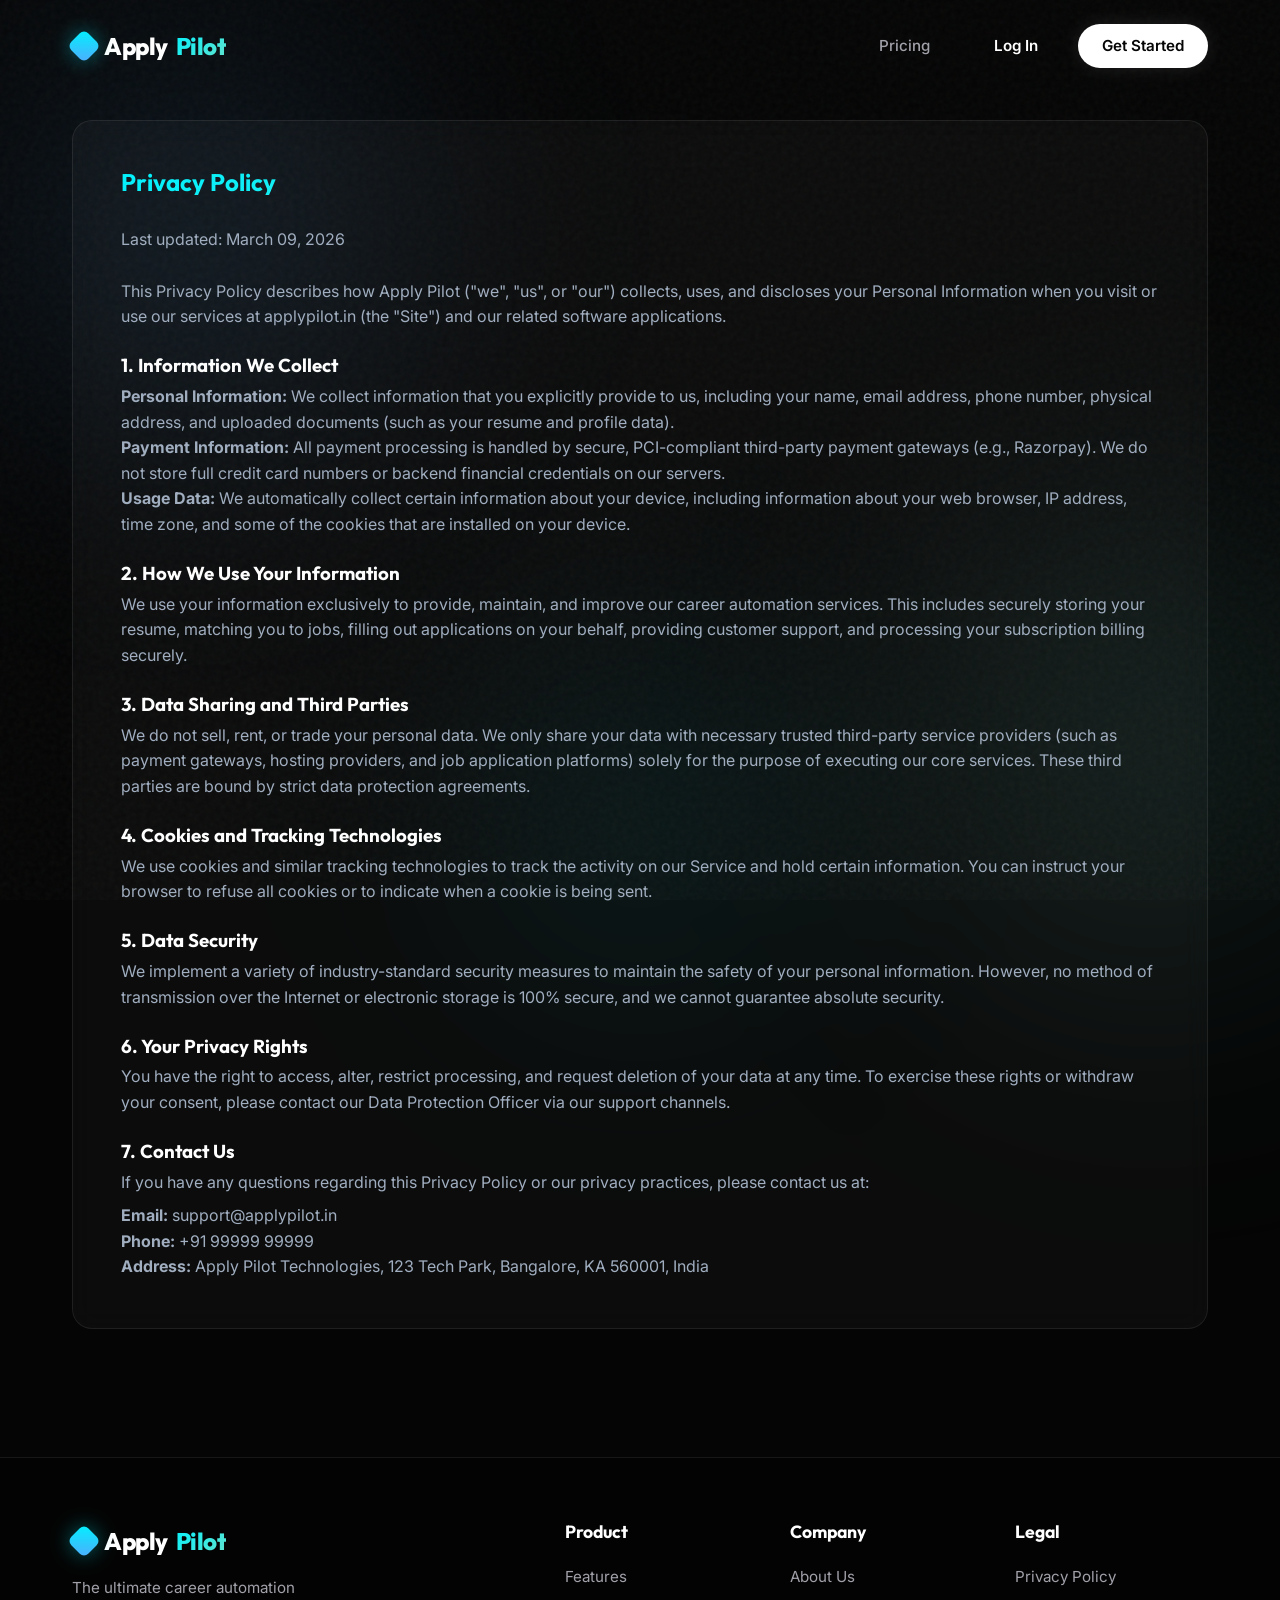
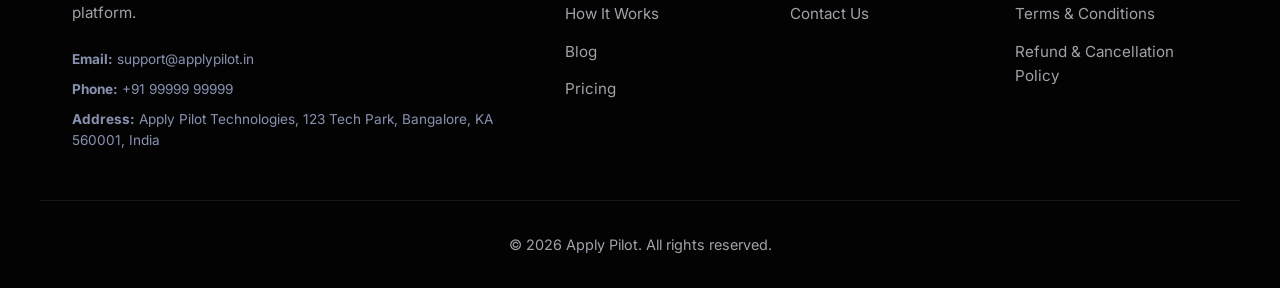
<file: privacy.html>
<!DOCTYPE html>
<html lang="en">
  <head>
    <meta charset="UTF-8" />
    <meta name="viewport" content="width=device-width, initial-scale=1.0" />
    <meta name="description" content="Read the Privacy Policy for Apply Pilot. Learn how we handle your data and protect your privacy while using our AI job search automation services." />
    <meta name="keywords" content="Apply Pilot privacy policy, data protection, AI privacy, job search security" />
    <meta name="author" content="Apply Pilot Technologies" />
    <meta name="robots" content="noindex, follow" />

    <link rel="canonical" href="https://applypilot.in/privacy.html" />
    <title>Apply Pilot | Privacy Policy</title>
    <!-- Preconnect to Google Fonts -->
    <link rel="preconnect" href="https://fonts.googleapis.com" />
    <link rel="preconnect" href="https://fonts.gstatic.com" crossorigin />
    <link href="https://fonts.googleapis.com/css2?family=Outfit:wght@300;400;500;600;700;800&family=Inter:wght@400;500;600&display=swap" rel="stylesheet" />
    <link rel="stylesheet" href="./styles.css" />
  </head>
  <body>
    <!-- Background Elements -->
    <div class="bg-noise"></div>
    <div class="blob blob-1"></div>
    <div class="blob blob-2"></div>
    <div class="blob blob-3"></div>

    <!-- Navigation -->
    <nav class="navbar">
      <div class="container nav-container">
        <a href="index.html" class="brand" aria-label="Apply Pilot Home">
          <div class="brand-logo" aria-hidden="true"></div>
          Apply<span class="text-gradient">Pilot</span>
        </a>

        <div class="nav-actions">
          <a href="pricing.html" class="nav-link-simple">Pricing</a>
          <a href="pricing.html" class="btn btn-ghost">Log In</a>
          <a href="pricing.html" class="btn btn-primary">Get Started</a>
        </div>
      </div>
    </nav>

    <!-- Main Content -->
    <section class="section" style="padding-top: 120px; min-height: 80vh;">
      <div class="container">
        <div class="glass-card" style="padding: 3rem; text-align: left;">
          <h1 style="margin-bottom: 2rem;" class="text-gradient">Privacy Policy</h1>
          <div style="color: #a0aec0; line-height: 1.6;">
            <p>Last updated: March 09, 2026</p>
            <br>
            <p>This Privacy Policy describes how Apply Pilot ("we", "us", or "our") collects, uses, and discloses your Personal Information when you visit or use our services at applypilot.in (the "Site") and our related software applications.</p>
            <br>
            <h3 style="color: #fff; margin-bottom: 0.5rem;">1. Information We Collect</h3>
            <p><strong>Personal Information:</strong> We collect information that you explicitly provide to us, including your name, email address, phone number, physical address, and uploaded documents (such as your resume and profile data).</p>
            <p><strong>Payment Information:</strong> All payment processing is handled by secure, PCI-compliant third-party payment gateways (e.g., Razorpay). We do not store full credit card numbers or backend financial credentials on our servers.</p>
            <p><strong>Usage Data:</strong> We automatically collect certain information about your device, including information about your web browser, IP address, time zone, and some of the cookies that are installed on your device.</p>
            <br>
            <h3 style="color: #fff; margin-bottom: 0.5rem;">2. How We Use Your Information</h3>
            <p>We use your information exclusively to provide, maintain, and improve our career automation services. This includes securely storing your resume, matching you to jobs, filling out applications on your behalf, providing customer support, and processing your subscription billing securely.</p>
            <br>
            <h3 style="color: #fff; margin-bottom: 0.5rem;">3. Data Sharing and Third Parties</h3>
            <p>We do not sell, rent, or trade your personal data. We only share your data with necessary trusted third-party service providers (such as payment gateways, hosting providers, and job application platforms) solely for the purpose of executing our core services. These third parties are bound by strict data protection agreements.</p>
            <br>
            <h3 style="color: #fff; margin-bottom: 0.5rem;">4. Cookies and Tracking Technologies</h3>
            <p>We use cookies and similar tracking technologies to track the activity on our Service and hold certain information. You can instruct your browser to refuse all cookies or to indicate when a cookie is being sent.</p>
            <br>
            <h3 style="color: #fff; margin-bottom: 0.5rem;">5. Data Security</h3>
            <p>We implement a variety of industry-standard security measures to maintain the safety of your personal information. However, no method of transmission over the Internet or electronic storage is 100% secure, and we cannot guarantee absolute security.</p>
            <br>
            <h3 style="color: #fff; margin-bottom: 0.5rem;">6. Your Privacy Rights</h3>
            <p>You have the right to access, alter, restrict processing, and request deletion of your data at any time. To exercise these rights or withdraw your consent, please contact our Data Protection Officer via our support channels.</p>
            <br>
            <h3 style="color: #fff; margin-bottom: 0.5rem;">7. Contact Us</h3>
            <p>If you have any questions regarding this Privacy Policy or our privacy practices, please contact us at:</p>
            <ul style="list-style-type: none; padding-left: 0; margin-top: 0.5rem;">
              <li><strong>Email:</strong> support@applypilot.in</li>
              <li><strong>Phone:</strong> +91 99999 99999</li>
              <li><strong>Address:</strong> Apply Pilot Technologies, 123 Tech Park, Bangalore, KA 560001, India</li>
            </ul>
          </div>
        </div>
      </div>
    </section>

    <!-- Footer -->
    <footer class="footer">
      <div class="container footer-container">
        <div class="footer-brand">
          <a href="index.html" class="brand">
            <div class="brand-logo"></div>
            Apply<span class="text-gradient">Pilot</span>
          </a>
          <p>The ultimate career automation platform.</p>
          <div class="contact-info" style="margin-top: 1.5rem; font-size: 0.85rem; color: #8892b0; display: flex; flex-direction: column; gap: 0.5rem;">
            <span><strong>Email:</strong> support@applypilot.in</span>
            <span><strong>Phone:</strong> +91 99999 99999</span>
            <span><strong>Address:</strong> Apply Pilot Technologies, 123 Tech Park, Bangalore, KA 560001, India</span>
          </div>
        </div>
        <div class="footer-links">
          <div class="link-col">
            <h4>Product</h4>
            <a href="index.html#features">Features</a>
            <a href="index.html#how-it-works">How It Works</a>
            <a href="blog/index.html">Blog</a>
            <a href="pricing.html">Pricing</a>
          </div>
          <div class="link-col">
            <h4>Company</h4>
            <a href="about.html">About Us</a>
            <a href="contact.html">Contact Us</a>
          </div>
          <div class="link-col">
            <h4>Legal</h4>
            <a href="privacy.html">Privacy Policy</a>
            <a href="terms.html">Terms & Conditions</a>
            <a href="refund.html">Refund & Cancellation Policy</a>
          </div>
        </div>
      </div>
      <div class="container footer-bottom">
        <p>&copy; <span id="current-year"></span> Apply Pilot. All rights reserved.</p>
      </div>
    </footer>

    <script src="./script.js"></script>
  </body>
</html>
</file>
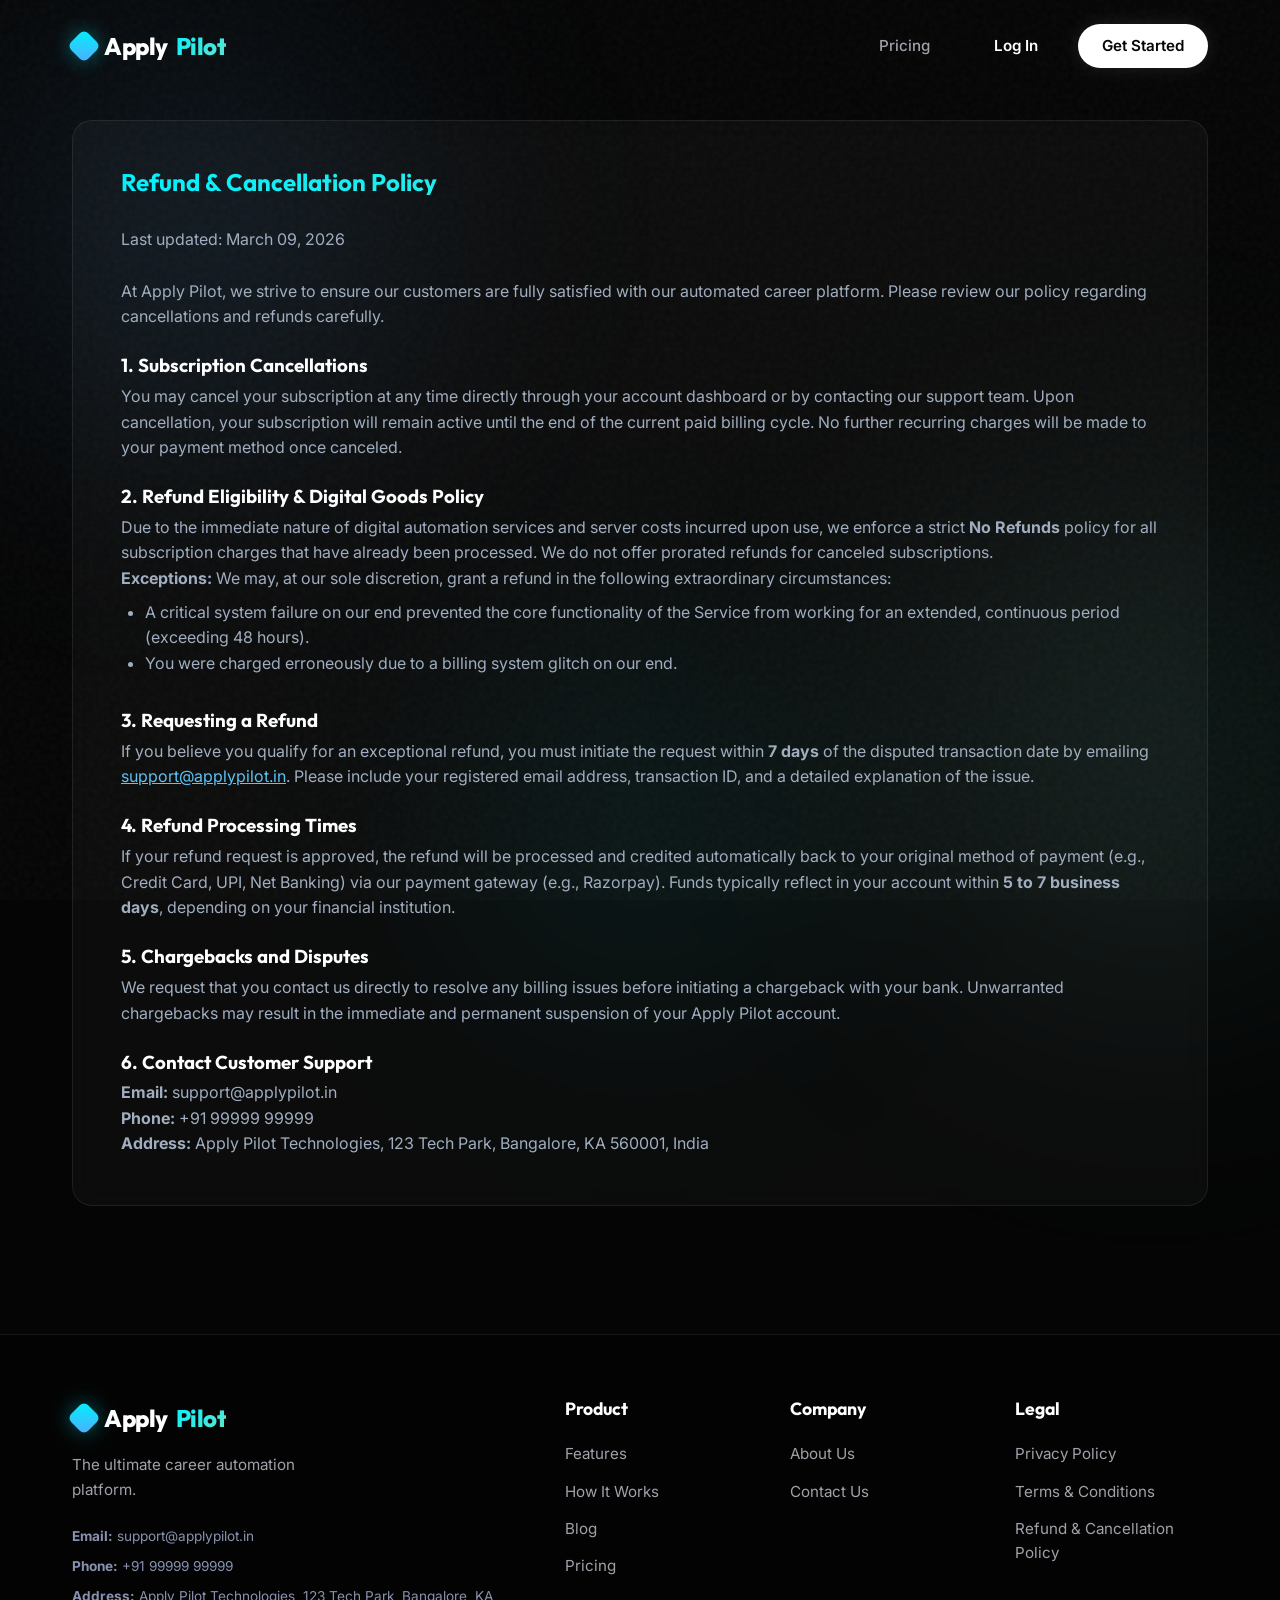
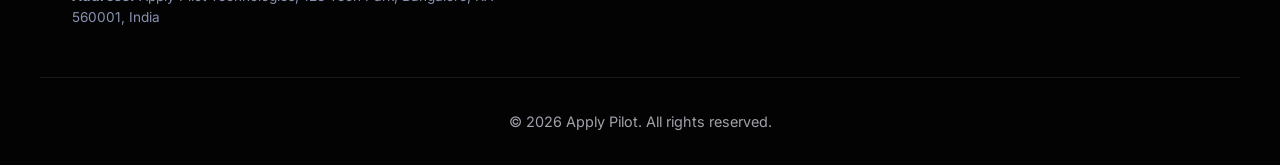
<file: refund.html>
<!DOCTYPE html>
<html lang="en">
  <head>
    <meta charset="UTF-8" />
    <meta name="viewport" content="width=device-width, initial-scale=1.0" />
    <meta name="description" content="View the Refund and Cancellation Policy for Apply Pilot. Understand our digital goods policy and refund eligibility for our career automation platform." />
    <meta name="keywords" content="Apply Pilot refund policy, cancellation policy, subscription refund" />
    <meta name="author" content="Apply Pilot Technologies" />
    <meta name="robots" content="noindex, follow" />

    <link rel="canonical" href="https://applypilot.in/refund.html" />
    <title>Apply Pilot | Refund Policy</title>
    <!-- Preconnect to Google Fonts -->
    <link rel="preconnect" href="https://fonts.googleapis.com" />
    <link rel="preconnect" href="https://fonts.gstatic.com" crossorigin />
    <link href="https://fonts.googleapis.com/css2?family=Outfit:wght@300;400;500;600;700;800&family=Inter:wght@400;500;600&display=swap" rel="stylesheet" />
    <link rel="stylesheet" href="./styles.css" />
  </head>
  <body>
    <!-- Background Elements -->
    <div class="bg-noise"></div>
    <div class="blob blob-1"></div>
    <div class="blob blob-2"></div>
    <div class="blob blob-3"></div>

    <!-- Navigation -->
    <nav class="navbar">
      <div class="container nav-container">
        <a href="index.html" class="brand" aria-label="Apply Pilot Home">
          <div class="brand-logo" aria-hidden="true"></div>
          Apply<span class="text-gradient">Pilot</span>
        </a>

        <div class="nav-actions">
          <a href="pricing.html" class="nav-link-simple">Pricing</a>
          <a href="pricing.html" class="btn btn-ghost">Log In</a>
          <a href="pricing.html" class="btn btn-primary">Get Started</a>
        </div>
      </div>
    </nav>

    <!-- Main Content -->
    <section class="section" style="padding-top: 120px; min-height: 80vh;">
      <div class="container">
        <div class="glass-card" style="padding: 3rem; text-align: left;">
          <h1 style="margin-bottom: 2rem;" class="text-gradient">Refund & Cancellation Policy</h1>
          <div style="color: #a0aec0; line-height: 1.6;">
            <p>Last updated: March 09, 2026</p>
            <br>
            <p>At Apply Pilot, we strive to ensure our customers are fully satisfied with our automated career platform. Please review our policy regarding cancellations and refunds carefully.</p>
            <br>
            <h3 style="color: #fff; margin-bottom: 0.5rem;">1. Subscription Cancellations</h3>
            <p>You may cancel your subscription at any time directly through your account dashboard or by contacting our support team. Upon cancellation, your subscription will remain active until the end of the current paid billing cycle. No further recurring charges will be made to your payment method once canceled.</p>
            <br>
            <h3 style="color: #fff; margin-bottom: 0.5rem;">2. Refund Eligibility & Digital Goods Policy</h3>
            <p>Due to the immediate nature of digital automation services and server costs incurred upon use, we enforce a strict <strong>No Refunds</strong> policy for all subscription charges that have already been processed. We do not offer prorated refunds for canceled subscriptions.</p>
            <p><strong>Exceptions:</strong> We may, at our sole discretion, grant a refund in the following extraordinary circumstances:</p>
            <ul style="margin-top: 0.5rem; margin-bottom: 0.5rem; padding-left: 1.5rem;">
              <li>A critical system failure on our end prevented the core functionality of the Service from working for an extended, continuous period (exceeding 48 hours).</li>
              <li>You were charged erroneously due to a billing system glitch on our end.</li>
            </ul>
            <br>
            <h3 style="color: #fff; margin-bottom: 0.5rem;">3. Requesting a Refund</h3>
            <p>If you believe you qualify for an exceptional refund, you must initiate the request within <strong>7 days</strong> of the disputed transaction date by emailing <a href="mailto:support@applypilot.in" style="color: #5bc4f7;">support@applypilot.in</a>. Please include your registered email address, transaction ID, and a detailed explanation of the issue.</p>
            <br>
            <h3 style="color: #fff; margin-bottom: 0.5rem;">4. Refund Processing Times</h3>
            <p>If your refund request is approved, the refund will be processed and credited automatically back to your original method of payment (e.g., Credit Card, UPI, Net Banking) via our payment gateway (e.g., Razorpay). Funds typically reflect in your account within <strong>5 to 7 business days</strong>, depending on your financial institution.</p>
            <br>
            <h3 style="color: #fff; margin-bottom: 0.5rem;">5. Chargebacks and Disputes</h3>
            <p>We request that you contact us directly to resolve any billing issues before initiating a chargeback with your bank. Unwarranted chargebacks may result in the immediate and permanent suspension of your Apply Pilot account.</p>
            <br>
            <h3 style="color: #fff; margin-bottom: 0.5rem;">6. Contact Customer Support</h3>
            <ul style="list-style-type: none; padding-left: 0; margin-top: 0.5rem;">
              <li><strong>Email:</strong> support@applypilot.in</li>
              <li><strong>Phone:</strong> +91 99999 99999</li>
              <li><strong>Address:</strong> Apply Pilot Technologies, 123 Tech Park, Bangalore, KA 560001, India</li>
            </ul>
          </div>
        </div>
      </div>
    </section>

    <!-- Footer -->
    <footer class="footer">
      <div class="container footer-container">
        <div class="footer-brand">
          <a href="index.html" class="brand">
            <div class="brand-logo"></div>
            Apply<span class="text-gradient">Pilot</span>
          </a>
          <p>The ultimate career automation platform.</p>
          <div class="contact-info" style="margin-top: 1.5rem; font-size: 0.85rem; color: #8892b0; display: flex; flex-direction: column; gap: 0.5rem;">
            <span><strong>Email:</strong> support@applypilot.in</span>
            <span><strong>Phone:</strong> +91 99999 99999</span>
            <span><strong>Address:</strong> Apply Pilot Technologies, 123 Tech Park, Bangalore, KA 560001, India</span>
          </div>
        </div>
        <div class="footer-links">
          <div class="link-col">
            <h4>Product</h4>
            <a href="index.html#features">Features</a>
            <a href="index.html#how-it-works">How It Works</a>
            <a href="blog/index.html">Blog</a>
            <a href="pricing.html">Pricing</a>
          </div>
          <div class="link-col">
            <h4>Company</h4>
            <a href="about.html">About Us</a>
            <a href="contact.html">Contact Us</a>
          </div>
          <div class="link-col">
            <h4>Legal</h4>
            <a href="privacy.html">Privacy Policy</a>
            <a href="terms.html">Terms & Conditions</a>
            <a href="refund.html">Refund & Cancellation Policy</a>
          </div>
        </div>
      </div>
      <div class="container footer-bottom">
        <p>&copy; <span id="current-year"></span> Apply Pilot. All rights reserved.</p>
      </div>
    </footer>

    <script src="./script.js"></script>
  </body>
</html>
</file>
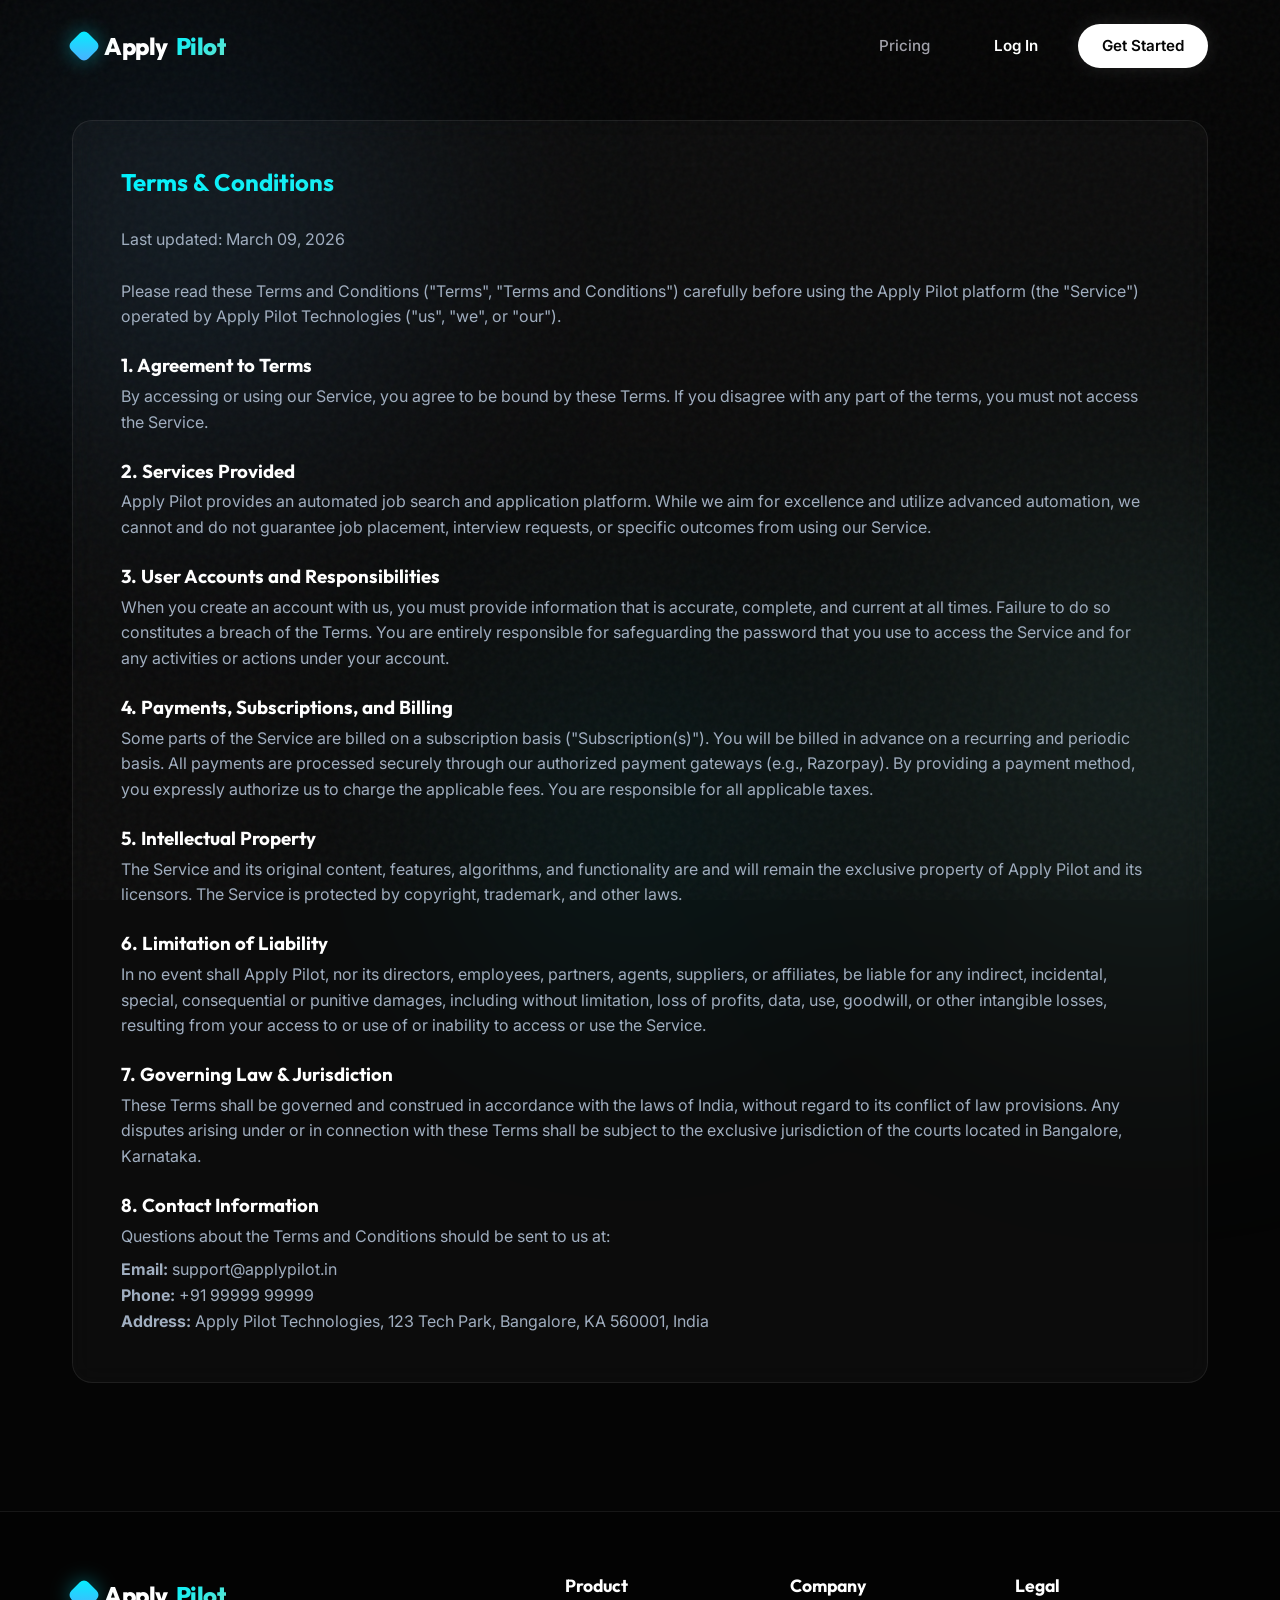
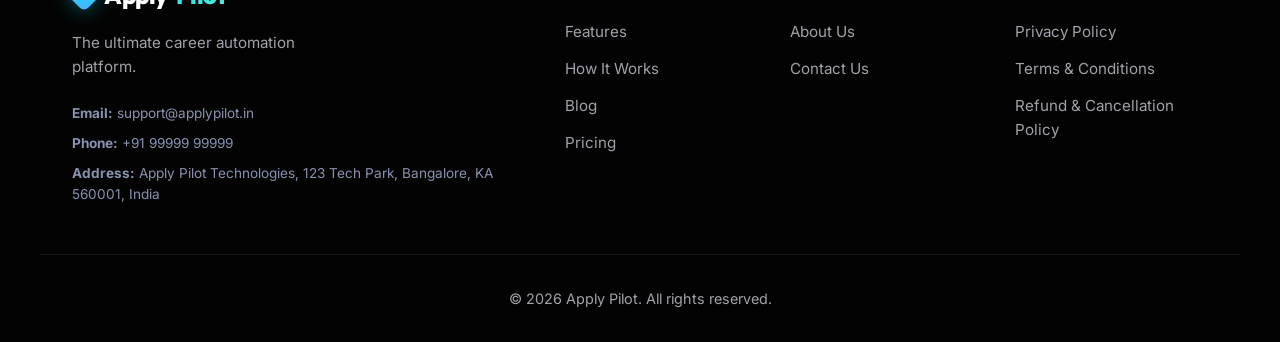
<file: terms.html>
<!DOCTYPE html>
<html lang="en">
  <head>
    <meta charset="UTF-8" />
    <meta name="viewport" content="width=device-width, initial-scale=1.0" />
    <meta name="description" content="Read the Terms and Conditions for using Apply Pilot. Understand your rights and responsibilities when using our AI job search platform." />
    <meta name="keywords" content="Apply Pilot terms and conditions, terms of service, job search automation rules" />
    <meta name="author" content="Apply Pilot Technologies" />
    <meta name="robots" content="noindex, follow" />

    <link rel="canonical" href="https://applypilot.in/terms.html" />
    <title>Apply Pilot | Terms & Conditions</title>
    <!-- Preconnect to Google Fonts -->
    <link rel="preconnect" href="https://fonts.googleapis.com" />
    <link rel="preconnect" href="https://fonts.gstatic.com" crossorigin />
    <link href="https://fonts.googleapis.com/css2?family=Outfit:wght@300;400;500;600;700;800&family=Inter:wght@400;500;600&display=swap" rel="stylesheet" />
    <link rel="stylesheet" href="./styles.css" />
  </head>
  <body>
    <!-- Background Elements -->
    <div class="bg-noise"></div>
    <div class="blob blob-1"></div>
    <div class="blob blob-2"></div>
    <div class="blob blob-3"></div>

    <!-- Navigation -->
    <nav class="navbar">
      <div class="container nav-container">
        <a href="index.html" class="brand" aria-label="Apply Pilot Home">
          <div class="brand-logo" aria-hidden="true"></div>
          Apply<span class="text-gradient">Pilot</span>
        </a>

        <div class="nav-actions">
          <a href="pricing.html" class="nav-link-simple">Pricing</a>
          <a href="pricing.html" class="btn btn-ghost">Log In</a>
          <a href="pricing.html" class="btn btn-primary">Get Started</a>
        </div>
      </div>
    </nav>

    <!-- Main Content -->
    <section class="section" style="padding-top: 120px; min-height: 80vh;">
      <div class="container">
        <div class="glass-card" style="padding: 3rem; text-align: left;">
          <h1 style="margin-bottom: 2rem;" class="text-gradient">Terms & Conditions</h1>
          <div style="color: #a0aec0; line-height: 1.6;">
            <p>Last updated: March 09, 2026</p>
            <br>
            <p>Please read these Terms and Conditions ("Terms", "Terms and Conditions") carefully before using the Apply Pilot platform (the "Service") operated by Apply Pilot Technologies ("us", "we", or "our").</p>
            <br>
            <h3 style="color: #fff; margin-bottom: 0.5rem;">1. Agreement to Terms</h3>
            <p>By accessing or using our Service, you agree to be bound by these Terms. If you disagree with any part of the terms, you must not access the Service.</p>
            <br>
            <h3 style="color: #fff; margin-bottom: 0.5rem;">2. Services Provided</h3>
            <p>Apply Pilot provides an automated job search and application platform. While we aim for excellence and utilize advanced automation, we cannot and do not guarantee job placement, interview requests, or specific outcomes from using our Service.</p>
            <br>
            <h3 style="color: #fff; margin-bottom: 0.5rem;">3. User Accounts and Responsibilities</h3>
            <p>When you create an account with us, you must provide information that is accurate, complete, and current at all times. Failure to do so constitutes a breach of the Terms. You are entirely responsible for safeguarding the password that you use to access the Service and for any activities or actions under your account.</p>
            <br>
            <h3 style="color: #fff; margin-bottom: 0.5rem;">4. Payments, Subscriptions, and Billing</h3>
            <p>Some parts of the Service are billed on a subscription basis ("Subscription(s)"). You will be billed in advance on a recurring and periodic basis. All payments are processed securely through our authorized payment gateways (e.g., Razorpay). By providing a payment method, you expressly authorize us to charge the applicable fees. You are responsible for all applicable taxes.</p>
            <br>
            <h3 style="color: #fff; margin-bottom: 0.5rem;">5. Intellectual Property</h3>
            <p>The Service and its original content, features, algorithms, and functionality are and will remain the exclusive property of Apply Pilot and its licensors. The Service is protected by copyright, trademark, and other laws.</p>
            <br>
            <h3 style="color: #fff; margin-bottom: 0.5rem;">6. Limitation of Liability</h3>
            <p>In no event shall Apply Pilot, nor its directors, employees, partners, agents, suppliers, or affiliates, be liable for any indirect, incidental, special, consequential or punitive damages, including without limitation, loss of profits, data, use, goodwill, or other intangible losses, resulting from your access to or use of or inability to access or use the Service.</p>
            <br>
            <h3 style="color: #fff; margin-bottom: 0.5rem;">7. Governing Law & Jurisdiction</h3>
            <p>These Terms shall be governed and construed in accordance with the laws of India, without regard to its conflict of law provisions. Any disputes arising under or in connection with these Terms shall be subject to the exclusive jurisdiction of the courts located in Bangalore, Karnataka.</p>
            <br>
            <h3 style="color: #fff; margin-bottom: 0.5rem;">8. Contact Information</h3>
            <p>Questions about the Terms and Conditions should be sent to us at:</p>
            <ul style="list-style-type: none; padding-left: 0; margin-top: 0.5rem;">
              <li><strong>Email:</strong> support@applypilot.in</li>
              <li><strong>Phone:</strong> +91 99999 99999</li>
              <li><strong>Address:</strong> Apply Pilot Technologies, 123 Tech Park, Bangalore, KA 560001, India</li>
            </ul>
          </div>
        </div>
      </div>
    </section>

    <!-- Footer -->
    <footer class="footer">
      <div class="container footer-container">
        <div class="footer-brand">
          <a href="index.html" class="brand">
            <div class="brand-logo"></div>
            Apply<span class="text-gradient">Pilot</span>
          </a>
          <p>The ultimate career automation platform.</p>
          <div class="contact-info" style="margin-top: 1.5rem; font-size: 0.85rem; color: #8892b0; display: flex; flex-direction: column; gap: 0.5rem;">
            <span><strong>Email:</strong> support@applypilot.in</span>
            <span><strong>Phone:</strong> +91 99999 99999</span>
            <span><strong>Address:</strong> Apply Pilot Technologies, 123 Tech Park, Bangalore, KA 560001, India</span>
          </div>
        </div>
        <div class="footer-links">
          <div class="link-col">
            <h4>Product</h4>
            <a href="index.html#features">Features</a>
            <a href="index.html#how-it-works">How It Works</a>
            <a href="blog/index.html">Blog</a>
            <a href="pricing.html">Pricing</a>
          </div>
          <div class="link-col">
            <h4>Company</h4>
            <a href="about.html">About Us</a>
            <a href="contact.html">Contact Us</a>
          </div>
          <div class="link-col">
            <h4>Legal</h4>
            <a href="privacy.html">Privacy Policy</a>
            <a href="terms.html">Terms & Conditions</a>
            <a href="refund.html">Refund & Cancellation Policy</a>
          </div>
        </div>
      </div>
      <div class="container footer-bottom">
        <p>&copy; <span id="current-year"></span> Apply Pilot. All rights reserved.</p>
      </div>
    </footer>

    <script src="./script.js"></script>
  </body>
</html>
</file>
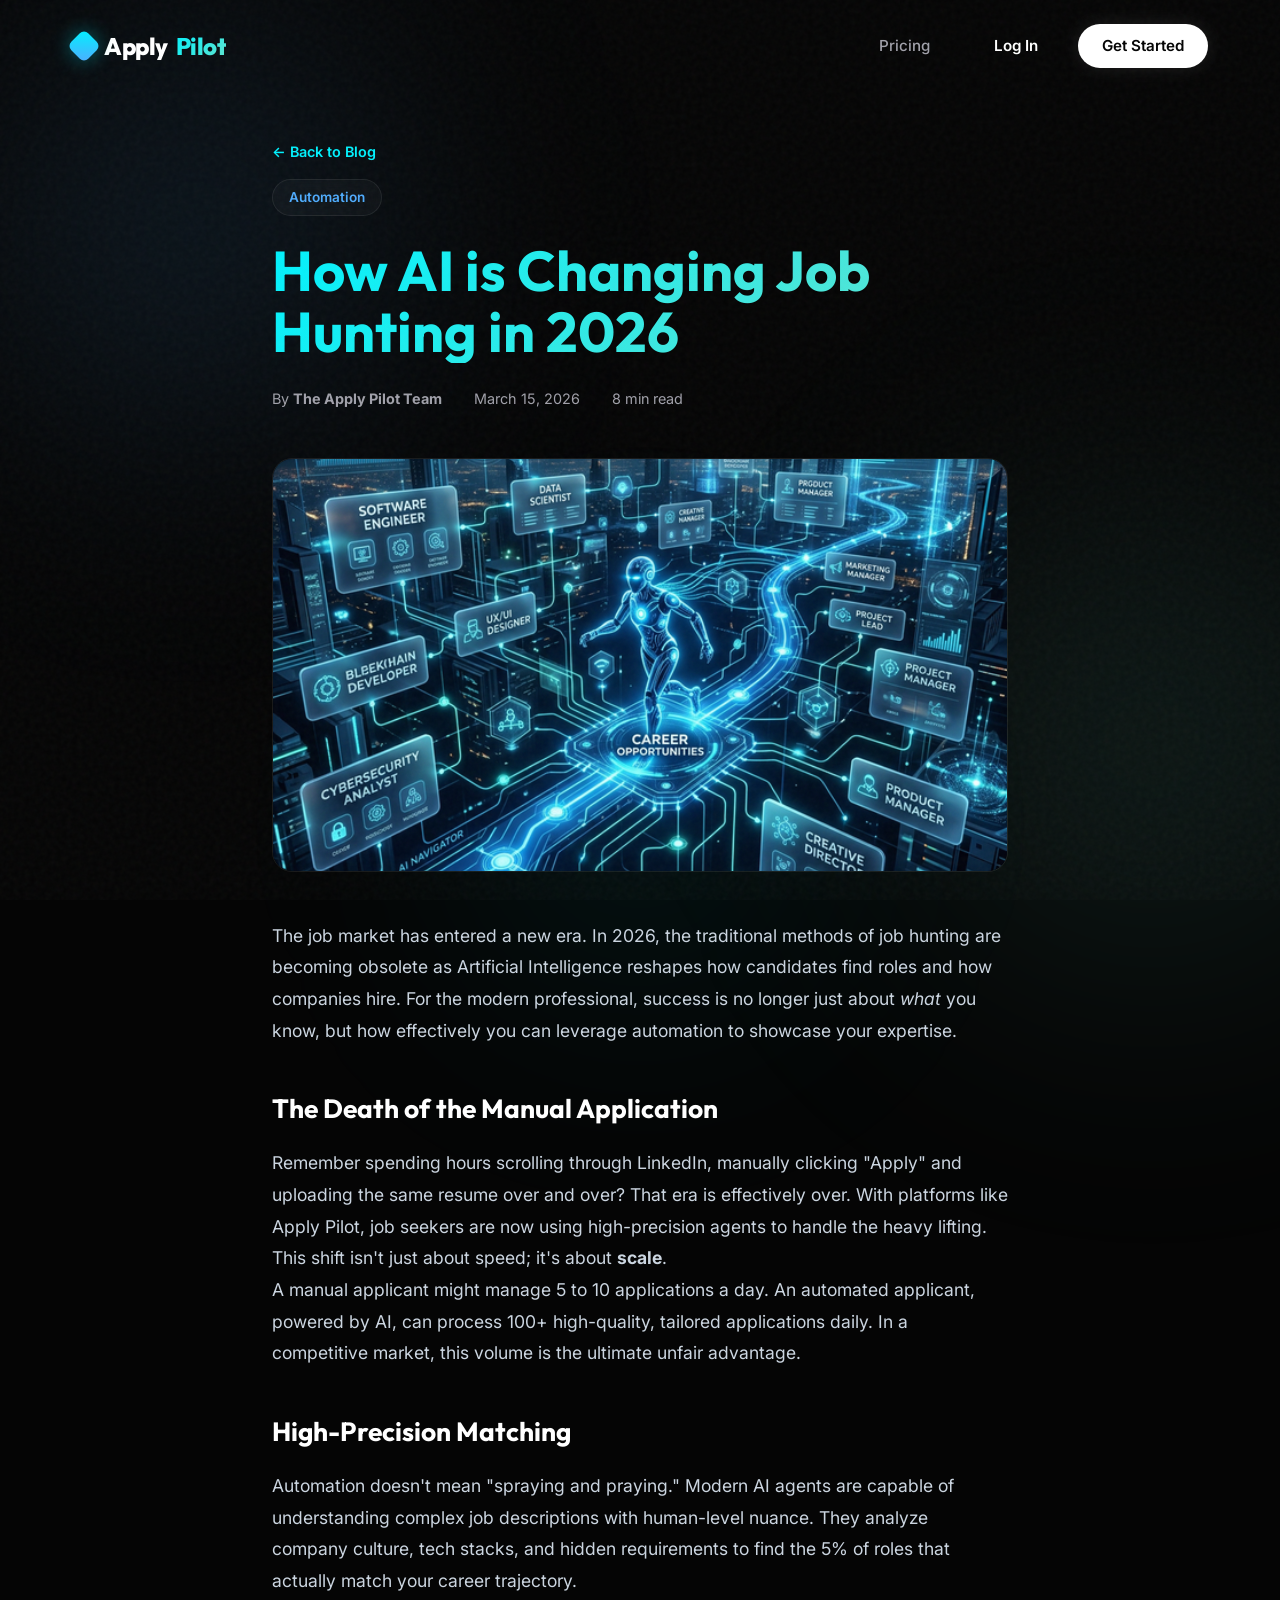
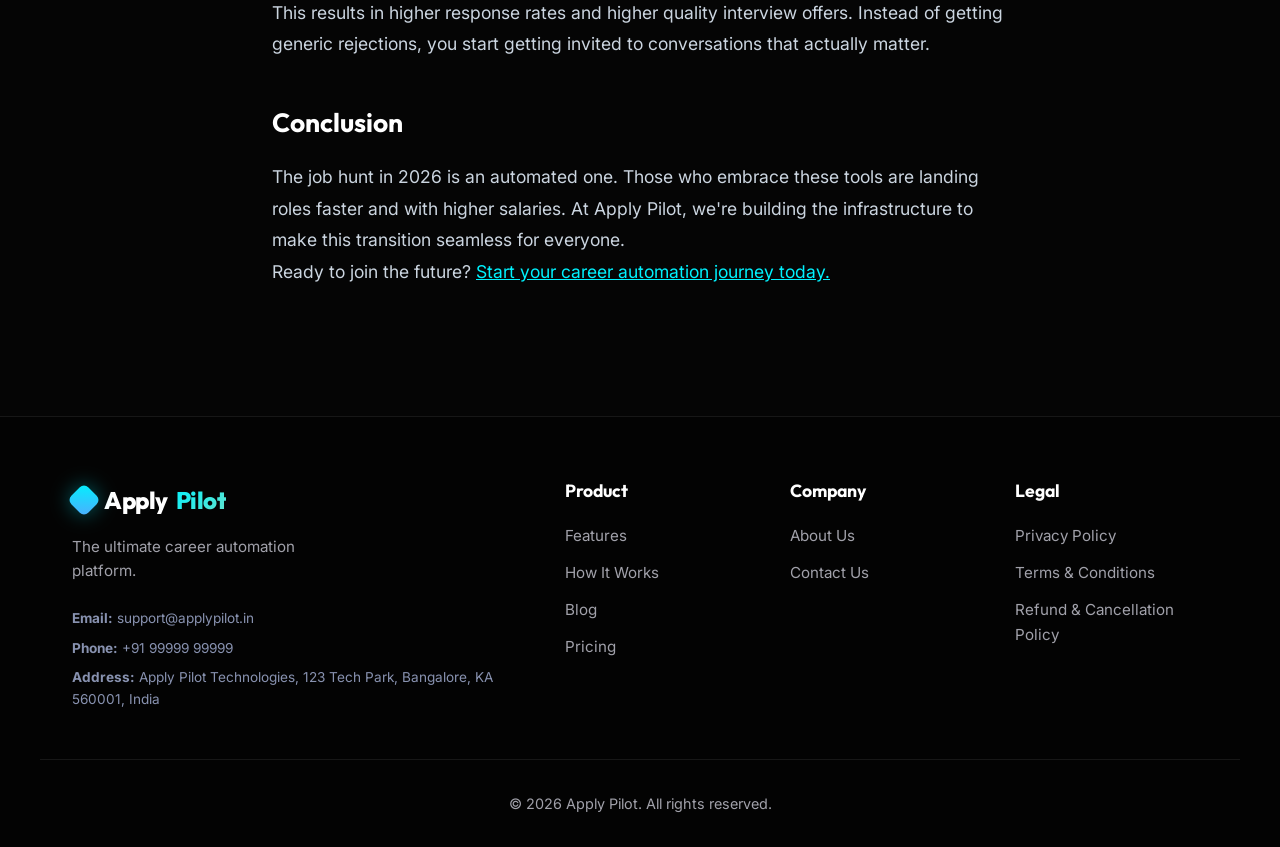
<file: blog/how-ai-is-changing-job-hunting.html>
<!DOCTYPE html>
<html lang="en">
  <head>
    <meta charset="UTF-8" />
    <meta name="viewport" content="width=device-width, initial-scale=1.0" />
    <meta name="description" content="Discover how AI is revolutionizing the job search process in 2026. Learn tips to automate your career growth and land interviews on autopilot." />
    <meta name="keywords" content="AI job search, career automation, automated job hunting, 2026 job market trends, Apply Pilot insights" />
    <meta name="author" content="Apply Pilot Technologies" />
    <meta name="robots" content="index, follow" />

    <!-- Open Graph / Facebook -->
    <meta property="og:type" content="article" />
    <meta property="og:url" content="https://applypilot.in/blog/how-ai-is-changing-job-hunting.html" />
    <meta property="og:title" content="How AI is Changing Job Hunting in 2026 | Apply Pilot" />
    <meta property="og:description" content="Explore the seismic shift in the hiring landscape and how you can leverage AI to land your next dream role." />
    <meta property="og:image" content="https://applypilot.in/assets/ai-job-search.png" />
    <meta property="og:site_name" content="Apply Pilot" />

    <!-- Twitter -->
    <meta name="twitter:card" content="summary_large_image" />
    <meta name="twitter:url" content="https://applypilot.in/blog/how-ai-is-changing-job-hunting.html" />
    <meta name="twitter:title" content="How AI is Changing Job Hunting in 2026 | Apply Pilot" />
    <meta name="twitter:description" content="Explore the seismic shift in the hiring landscape and how you can leverage AI to land your next dream role." />
    <meta name="twitter:image" content="https://applypilot.in/assets/ai-job-search.png" />

    <link rel="canonical" href="https://applypilot.in/blog/how-ai-is-changing-job-hunting.html" />
    <title>How AI is Changing Job Hunting in 2026 | Apply Pilot Blog</title>
    <!-- Preconnect to Google Fonts -->
    <link rel="preconnect" href="https://fonts.googleapis.com" />
    <link rel="preconnect" href="https://fonts.gstatic.com" crossorigin />
    <link href="https://fonts.googleapis.com/css2?family=Outfit:wght@300;400;500;600;700;800&family=Inter:wght@400;500;600&display=swap" rel="stylesheet" />
    <link rel="stylesheet" href="../styles.css" />
  </head>
  <body>
    <!-- Background Elements -->
    <div class="bg-noise"></div>
    <div class="blob blob-1"></div>
    <div class="blob blob-2"></div>
    <div class="blob blob-3"></div>

    <!-- Navigation -->
    <nav class="navbar">
      <div class="container nav-container">
        <a href="../index.html" class="brand" aria-label="Apply Pilot Home">
          <div class="brand-logo" aria-hidden="true"></div>
          Apply<span class="text-gradient">Pilot</span>
        </a>

        <div class="nav-actions">
          <a href="../pricing.html" class="nav-link-simple">Pricing</a>
          <a href="../pricing.html" class="btn btn-ghost">Log In</a>
          <a href="../pricing.html" class="btn btn-primary">Get Started</a>
        </div>
      </div>
    </nav>

    <!-- Main Content -->
    <article class="section" style="padding-top: 140px; min-height: 80vh;">
      <div class="container" style="max-width: 800px;">
        <div class="post-header reveal-up" style="margin-bottom: 3rem; text-align: left;">
          <a href="index.html" style="color: var(--accent-main); text-decoration: none; font-weight: 600; font-size: 0.9rem; margin-bottom: 1rem; display: block;">← Back to Blog</a>
          <span class="badge" style="margin-bottom: 1.5rem;">Automation</span>
          <h1 class="text-gradient" style="font-size: clamp(2.5rem, 5vw, 3.5rem); line-height: 1.1; margin-bottom: 1.5rem;">How AI is Changing Job Hunting in 2026</h1>
          <div class="post-meta" style="color: var(--text-muted); font-size: 0.9rem; display: flex; gap: 2rem;">
            <span>By <strong>The Apply Pilot Team</strong></span>
            <span>March 15, 2026</span>
            <span>8 min read</span>
          </div>
        </div>

        <div class="post-content reveal-up" style="color: #cbd5e0; line-height: 1.8; font-size: 1.1rem;">
          <div style="width: 100%; aspect-ratio: 16/9; overflow: hidden; border-radius: 20px; margin-bottom: 3rem; border: 1px solid var(--glass-border);">
            <img src="../assets/ai-job-search.png" alt="AI Career Navigation" style="width: 100%; height: 100%; object-fit: cover;">
          </div>

          <p>The job market has entered a new era. In 2026, the traditional methods of job hunting are becoming obsolete as Artificial Intelligence reshapes how candidates find roles and how companies hire. For the modern professional, success is no longer just about <em>what</em> you know, but how effectively you can leverage automation to showcase your expertise.</p>
          
          <h2 style="color: #fff; margin: 3rem 0 1.5rem;">The Death of the Manual Application</h2>
          <p>Remember spending hours scrolling through LinkedIn, manually clicking "Apply" and uploading the same resume over and over? That era is effectively over. With platforms like Apply Pilot, job seekers are now using high-precision agents to handle the heavy lifting. This shift isn't just about speed; it's about <strong>scale</strong>.</p>
          <p>A manual applicant might manage 5 to 10 applications a day. An automated applicant, powered by AI, can process 100+ high-quality, tailored applications daily. In a competitive market, this volume is the ultimate unfair advantage.</p>

          <h2 style="color: #fff; margin: 3rem 0 1.5rem;">High-Precision Matching</h2>
          <p>Automation doesn't mean "spraying and praying." Modern AI agents are capable of understanding complex job descriptions with human-level nuance. They analyze company culture, tech stacks, and hidden requirements to find the 5% of roles that actually match your career trajectory.</p>
          <p>This results in higher response rates and higher quality interview offers. Instead of getting generic rejections, you start getting invited to conversations that actually matter.</p>

          <h2 style="color: #fff; margin: 3rem 0 1.5rem;">Conclusion</h2>
          <p>The job hunt in 2026 is an automated one. Those who embrace these tools are landing roles faster and with higher salaries. At Apply Pilot, we're building the infrastructure to make this transition seamless for everyone.</p>
          <p>Ready to join the future? <a href="../pricing.html" style="color: var(--accent-main); text-decoration: underline;">Start your career automation journey today.</a></p>
        </div>
      </div>
    </article>

    <!-- Footer -->
    <footer class="footer">
      <div class="container footer-container">
        <div class="footer-brand">
          <a href="../index.html" class="brand" aria-label="Apply Pilot Home">
            <div class="brand-logo" aria-hidden="true"></div>
            Apply<span class="text-gradient">Pilot</span>
          </a>
          <p>The ultimate career automation platform.</p>
          <div class="contact-info" style="margin-top: 1.5rem; font-size: 0.85rem; color: #8892b0; display: flex; flex-direction: column; gap: 0.5rem;">
            <span><strong>Email:</strong> support@applypilot.in</span>
            <span><strong>Phone:</strong> +91 99999 99999</span>
            <span><strong>Address:</strong> Apply Pilot Technologies, 123 Tech Park, Bangalore, KA 560001, India</span>
          </div>
        </div>
        <div class="footer-links">
          <div class="link-col">
            <h4>Product</h4>
            <a href="../index.html#features">Features</a>
            <a href="../index.html#how-it-works">How It Works</a>
            <a href="index.html">Blog</a>
            <a href="../pricing.html">Pricing</a>
          </div>
          <div class="link-col">
            <h4>Company</h4>
            <a href="../about.html">About Us</a>
            <a href="../contact.html">Contact Us</a>
          </div>
          <div class="link-col">
            <h4>Legal</h4>
            <a href="../privacy.html">Privacy Policy</a>
            <a href="../terms.html">Terms & Conditions</a>
            <a href="../refund.html">Refund & Cancellation Policy</a>
          </div>
        </div>
      </div>
      <div class="container footer-bottom">
        <p>&copy; <span id="current-year"></span> Apply Pilot. All rights reserved.</p>
      </div>
    </footer>

    <script src="../script.js"></script>
  </body>
</html>
</file>
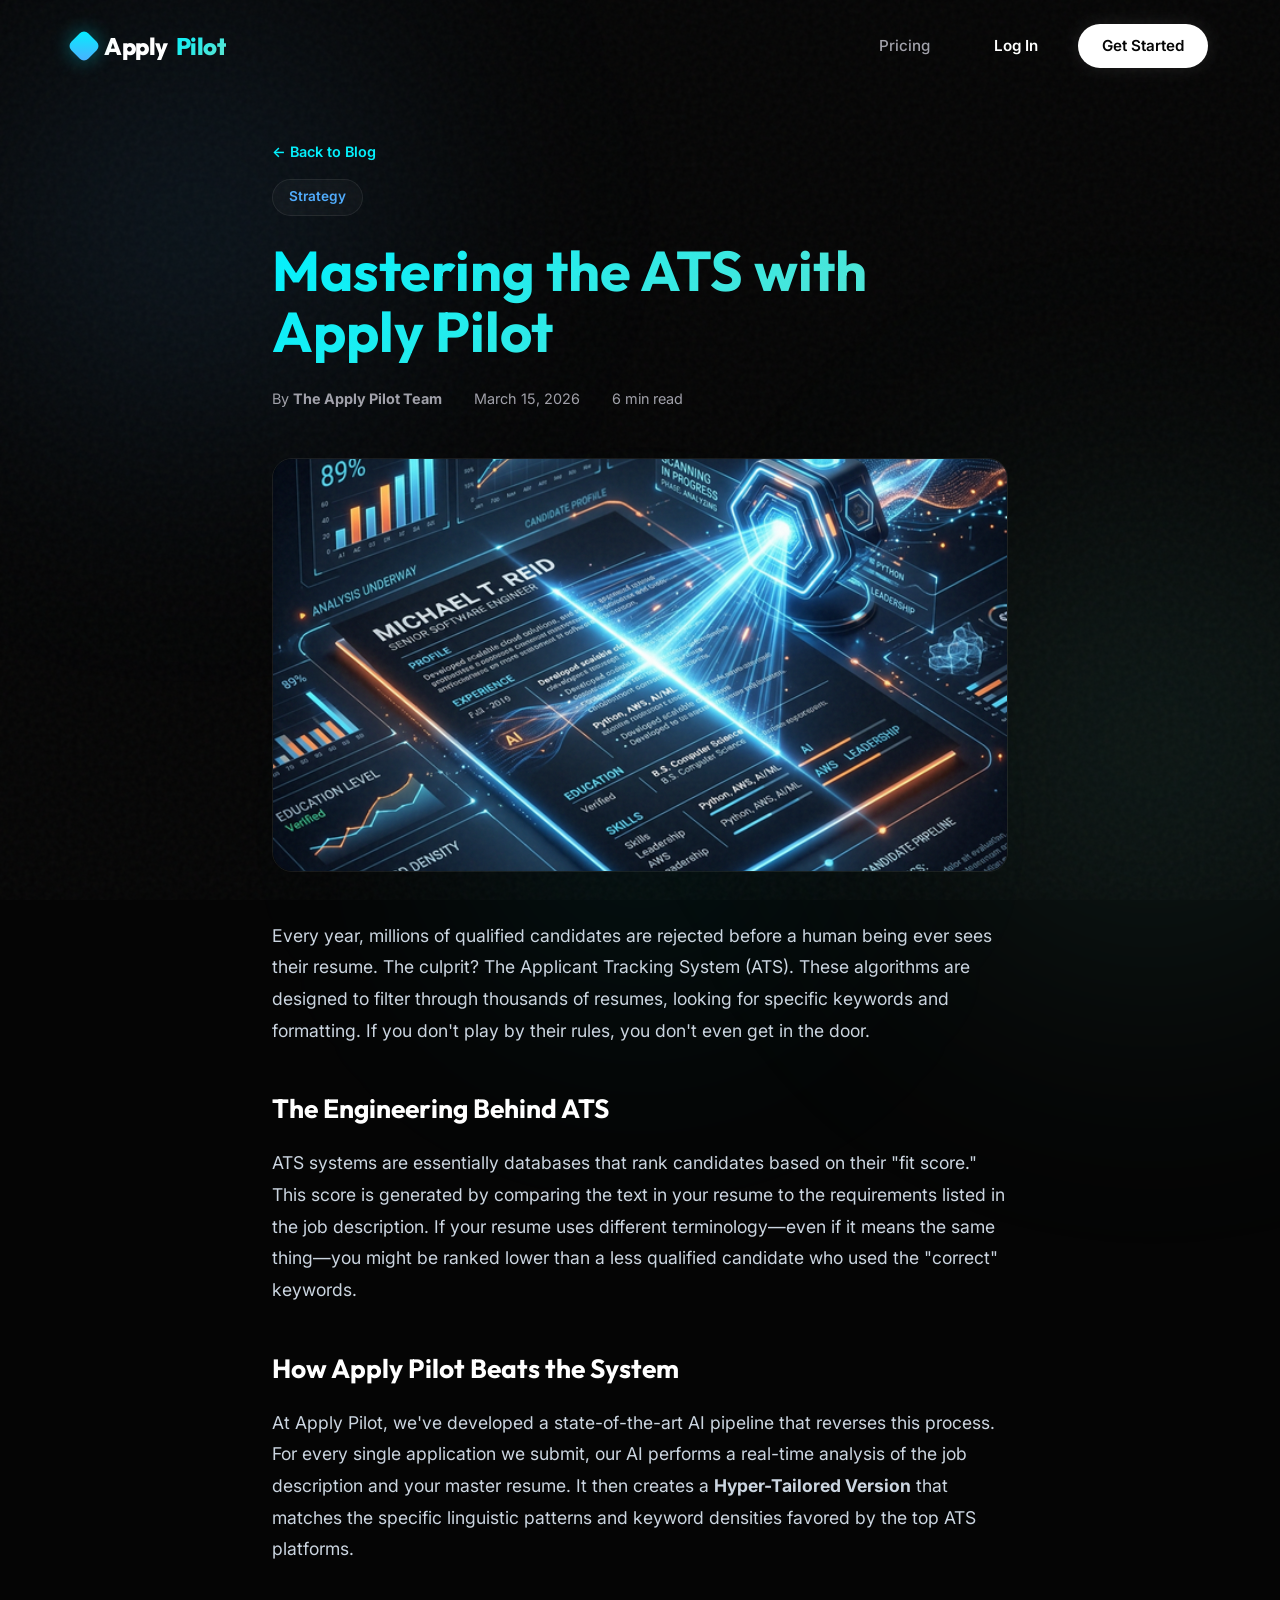
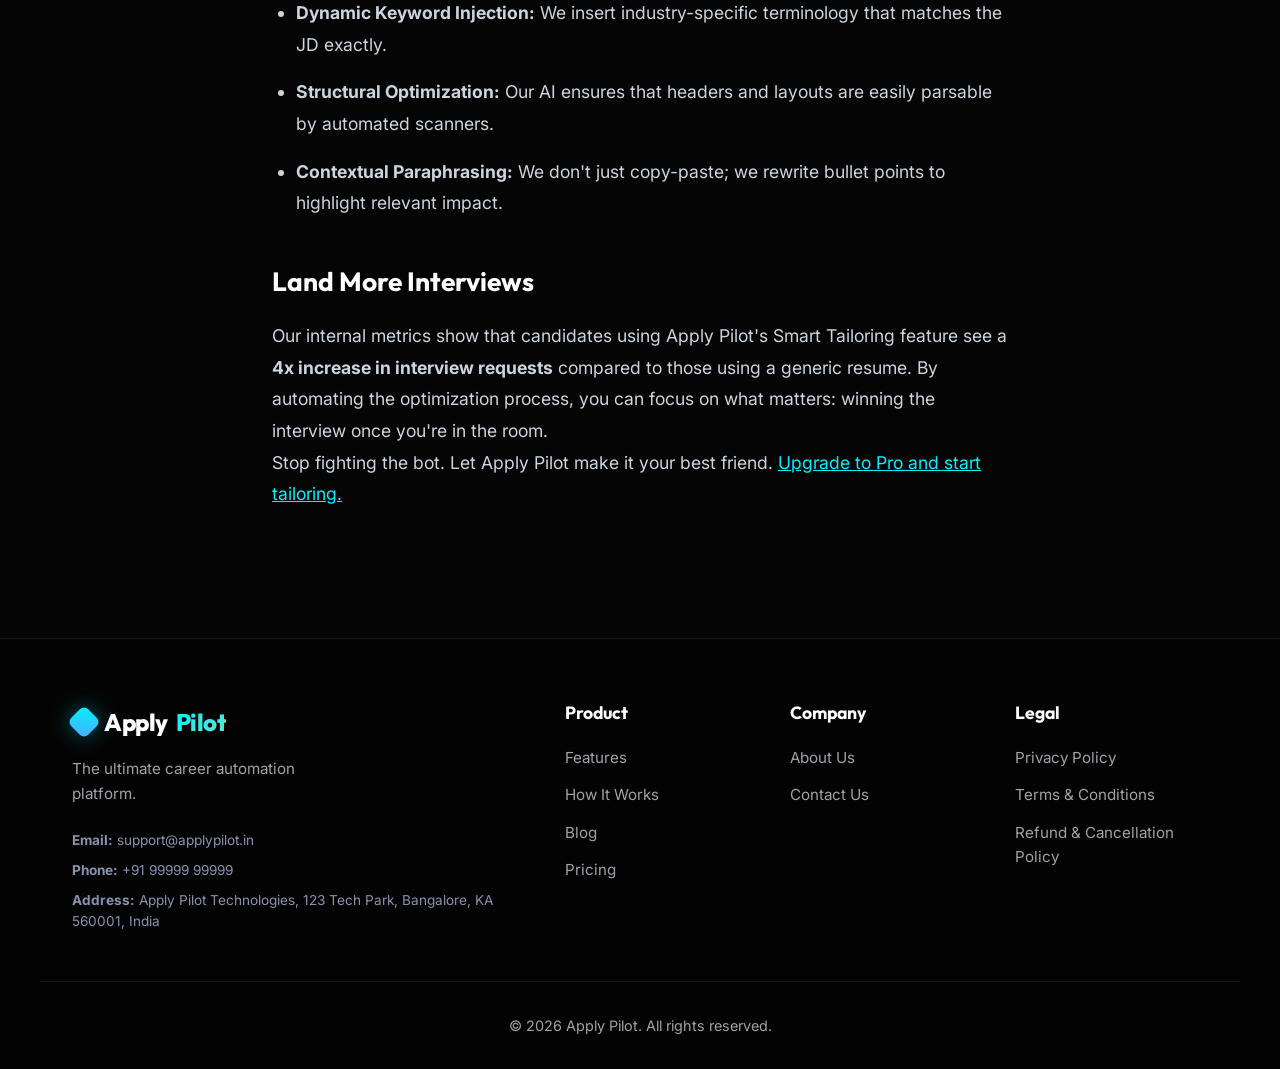
<file: blog/mastering-the-ats-with-apply-pilot.html>
<!DOCTYPE html>
<html lang="en">
  <head>
    <meta charset="UTF-8" />
    <meta name="viewport" content="width=device-width, initial-scale=1.0" />
    <meta name="description" content="Learn how to master Applicant Tracking Systems (ATS) with Apply Pilot's AI-driven resume tailoring. Beat the bot and land more interviews today." />
    <meta name="keywords" content="ATS optimization, beat applicant tracking systems, resume tailoring AI, Apply Pilot resume optimizer, job search strategy" />
    <meta name="author" content="Apply Pilot Technologies" />
    <meta name="robots" content="index, follow" />

    <!-- Open Graph / Facebook -->
    <meta property="og:type" content="article" />
    <meta property="og:url" content="https://applypilot.in/blog/mastering-the-ats-with-apply-pilot.html" />
    <meta property="og:title" content="Mastering the ATS with Apply Pilot | Apply Pilot" />
    <meta property="og:description" content="Learn the technical details of how our AI tailors your resume to beat Applicant Tracking Systems every time." />
    <meta property="og:image" content="https://applypilot.in/assets/resume-ats.png" />
    <meta property="og:site_name" content="Apply Pilot" />

    <!-- Twitter -->
    <meta name="twitter:card" content="summary_large_image" />
    <meta name="twitter:url" content="https://applypilot.in/blog/mastering-the-ats-with-apply-pilot.html" />
    <meta name="twitter:title" content="Mastering the ATS with Apply Pilot | Apply Pilot" />
    <meta name="twitter:description" content="Learn the technical details of how our AI tailors your resume to beat Applicant Tracking Systems every time." />
    <meta name="twitter:image" content="https://applypilot.in/assets/resume-ats.png" />

    <link rel="canonical" href="https://applypilot.in/blog/mastering-the-ats-with-apply-pilot.html" />
    <title>Mastering the ATS with Apply Pilot | Apply Pilot Blog</title>
    <!-- Preconnect to Google Fonts -->
    <link rel="preconnect" href="https://fonts.googleapis.com" />
    <link rel="preconnect" href="https://fonts.gstatic.com" crossorigin />
    <link href="https://fonts.googleapis.com/css2?family=Outfit:wght@300;400;500;600;700;800&family=Inter:wght@400;500;600&display=swap" rel="stylesheet" />
    <link rel="stylesheet" href="../styles.css" />
  </head>
  <body>
    <!-- Background Elements -->
    <div class="bg-noise"></div>
    <div class="blob blob-1"></div>
    <div class="blob blob-2"></div>
    <div class="blob blob-3"></div>

    <!-- Navigation -->
    <nav class="navbar">
      <div class="container nav-container">
        <a href="../index.html" class="brand" aria-label="Apply Pilot Home">
          <div class="brand-logo" aria-hidden="true"></div>
          Apply<span class="text-gradient">Pilot</span>
        </a>

        <div class="nav-actions">
          <a href="../pricing.html" class="nav-link-simple">Pricing</a>
          <a href="../pricing.html" class="btn btn-ghost">Log In</a>
          <a href="../pricing.html" class="btn btn-primary">Get Started</a>
        </div>
      </div>
    </nav>

    <!-- Main Content -->
    <article class="section" style="padding-top: 140px; min-height: 80vh;">
      <div class="container" style="max-width: 800px;">
        <div class="post-header reveal-up" style="margin-bottom: 3rem; text-align: left;">
          <a href="index.html" style="color: var(--accent-main); text-decoration: none; font-weight: 600; font-size: 0.9rem; margin-bottom: 1rem; display: block;">← Back to Blog</a>
          <span class="badge" style="margin-bottom: 1.5rem;">Strategy</span>
          <h1 class="text-gradient" style="font-size: clamp(2.5rem, 5vw, 3.5rem); line-height: 1.1; margin-bottom: 1.5rem;">Mastering the ATS with Apply Pilot</h1>
          <div class="post-meta" style="color: var(--text-muted); font-size: 0.9rem; display: flex; gap: 2rem;">
            <span>By <strong>The Apply Pilot Team</strong></span>
            <span>March 15, 2026</span>
            <span>6 min read</span>
          </div>
        </div>

        <div class="post-content reveal-up" style="color: #cbd5e0; line-height: 1.8; font-size: 1.1rem;">
          <div style="width: 100%; aspect-ratio: 16/9; overflow: hidden; border-radius: 20px; margin-bottom: 3rem; border: 1px solid var(--glass-border);">
            <img src="../assets/resume-ats.png" alt="Resume ATS Optimization" style="width: 100%; height: 100%; object-fit: cover;">
          </div>

          <p>Every year, millions of qualified candidates are rejected before a human being ever sees their resume. The culprit? The Applicant Tracking System (ATS). These algorithms are designed to filter through thousands of resumes, looking for specific keywords and formatting. If you don't play by their rules, you don't even get in the door.</p>
          
          <h2 style="color: #fff; margin: 3rem 0 1.5rem;">The Engineering Behind ATS</h2>
          <p>ATS systems are essentially databases that rank candidates based on their "fit score." This score is generated by comparing the text in your resume to the requirements listed in the job description. If your resume uses different terminology—even if it means the same thing—you might be ranked lower than a less qualified candidate who used the "correct" keywords.</p>

          <h2 style="color: #fff; margin: 3rem 0 1.5rem;">How Apply Pilot Beats the System</h2>
          <p>At Apply Pilot, we've developed a state-of-the-art AI pipeline that reverses this process. For every single application we submit, our AI performs a real-time analysis of the job description and your master resume. It then creates a <strong>Hyper-Tailored Version</strong> that matches the specific linguistic patterns and keyword densities favored by the top ATS platforms.</p>
          <ul style="margin: 2rem 0; padding-left: 1.5rem;">
            <li style="margin-bottom: 1rem;"><strong>Dynamic Keyword Injection:</strong> We insert industry-specific terminology that matches the JD exactly.</li>
            <li style="margin-bottom: 1rem;"><strong>Structural Optimization:</strong> Our AI ensures that headers and layouts are easily parsable by automated scanners.</li>
            <li style="margin-bottom: 1rem;"><strong>Contextual Paraphrasing:</strong> We don't just copy-paste; we rewrite bullet points to highlight relevant impact.</li>
          </ul>

          <h2 style="color: #fff; margin: 3rem 0 1.5rem;">Land More Interviews</h2>
          <p>Our internal metrics show that candidates using Apply Pilot's Smart Tailoring feature see a <strong>4x increase in interview requests</strong> compared to those using a generic resume. By automating the optimization process, you can focus on what matters: winning the interview once you're in the room.</p>
          <p>Stop fighting the bot. Let Apply Pilot make it your best friend. <a href="../pricing.html" style="color: var(--accent-main); text-decoration: underline;">Upgrade to Pro and start tailoring.</a></p>
        </div>
      </div>
    </article>

    <!-- Footer -->
    <footer class="footer">
      <div class="container footer-container">
        <div class="footer-brand">
          <a href="../index.html" class="brand" aria-label="Apply Pilot Home">
            <div class="brand-logo" aria-hidden="true"></div>
            Apply<span class="text-gradient">Pilot</span>
          </a>
          <p>The ultimate career automation platform.</p>
          <div class="contact-info" style="margin-top: 1.5rem; font-size: 0.85rem; color: #8892b0; display: flex; flex-direction: column; gap: 0.5rem;">
            <span><strong>Email:</strong> support@applypilot.in</span>
            <span><strong>Phone:</strong> +91 99999 99999</span>
            <span><strong>Address:</strong> Apply Pilot Technologies, 123 Tech Park, Bangalore, KA 560001, India</span>
          </div>
        </div>
        <div class="footer-links">
          <div class="link-col">
            <h4>Product</h4>
            <a href="../index.html#features">Features</a>
            <a href="../index.html#how-it-works">How It Works</a>
            <a href="index.html">Blog</a>
            <a href="../pricing.html">Pricing</a>
          </div>
          <div class="link-col">
            <h4>Company</h4>
            <a href="../about.html">About Us</a>
            <a href="../contact.html">Contact Us</a>
          </div>
          <div class="link-col">
            <h4>Legal</h4>
            <a href="../privacy.html">Privacy Policy</a>
            <a href="../terms.html">Terms & Conditions</a>
            <a href="../refund.html">Refund & Cancellation Policy</a>
          </div>
        </div>
      </div>
      <div class="container footer-bottom">
        <p>&copy; <span id="current-year"></span> Apply Pilot. All rights reserved.</p>
      </div>
    </footer>

    <script src="../script.js"></script>
  </body>
</html>
</file>
<file: styles.css>
:root {
  /* Dynamic Deep Color Palette */
  --bg-primary: #050505;
  --bg-secondary: #0a0a0c;
  --bg-tertiary: #121216;
  
  --accent-main: #00f2fe;
  --accent-secondary: #4facfe;
  --accent-tertiary: #66e2cc;
  
  --text-main: #ffffff;
  --text-muted: #a1a1aa;
  
  --glass-bg: rgba(255, 255, 255, 0.03);
  --glass-border: rgba(255, 255, 255, 0.08);
  --glass-shadow: 0 8px 32px 0 rgba(0, 0, 0, 0.37);
  
  --font-heading: 'Outfit', sans-serif;
  --font-body: 'Inter', sans-serif;
  
  --transition-fast: 0.2s cubic-bezier(0.4, 0, 0.2, 1);
  --transition-normal: 0.4s cubic-bezier(0.4, 0, 0.2, 1);
  --transition-slow: 0.8s cubic-bezier(0.4, 0, 0.2, 1);
}

* {
  box-sizing: border-box;
  margin: 0;
  padding: 0;
}

html {
  scroll-behavior: smooth;
}

body {
  font-family: var(--font-body);
  background-color: var(--bg-primary);
  color: var(--text-main);
  line-height: 1.6;
  overflow-x: hidden;
  position: relative;
}

/* Background Effects */
.bg-noise {
  position: fixed;
  inset: 0;
  pointer-events: none;
  background-image: url("data:image/svg+xml,%3Csvg viewBox='0 0 200 200' xmlns='http://www.w3.org/2000/svg'%3E%3Cfilter id='noiseFilter'%3E%3CfeTurbulence type='fractalNoise' baseFrequency='0.85' numOctaves='3' stitchTiles='stitch'/%3E%3C/filter%3E%3Crect width='100%25' height='100%25' filter='url(%23noiseFilter)'/%3E%3C/svg%3E");
  opacity: 0.04;
  z-index: 10;
}

.blob {
  position: fixed;
  filter: blur(120px);
  z-index: -1;
  border-radius: 50%;
  animation: float 20s infinite ease-in-out alternate;
}

.blob-1 {
  top: -10vh;
  left: -10vw;
  width: 50vw;
  height: 50vw;
  background: radial-gradient(circle, rgba(79, 172, 254, 0.15) 0%, transparent 70%);
}

.blob-2 {
  top: 40vh;
  right: -20vw;
  width: 60vw;
  height: 60vw;
  background: radial-gradient(circle, rgba(102, 226, 204, 0.12) 0%, transparent 70%);
  animation-delay: -5s;
}

.blob-3 {
  bottom: -20vh;
  left: 30vw;
  width: 40vw;
  height: 40vw;
  background: radial-gradient(circle, rgba(0, 242, 254, 0.1) 0%, transparent 70%);
  animation-delay: -10s;
}

@keyframes float {
  0% { transform: translate(0, 0) scale(1); }
  50% { transform: translate(50px, 50px) scale(1.1); }
  100% { transform: translate(-20px, -30px) scale(0.9); }
}

/* Typography & Utils */
h1, h2, h3, h4, h5, h6 {
  font-family: var(--font-heading);
  font-weight: 700;
  line-height: 1.1;
}

.text-gradient {
  background: linear-gradient(135deg, var(--accent-main), var(--accent-tertiary));
  -webkit-background-clip: text;
  -webkit-text-fill-color: transparent;
  background-clip: text;
}

.container {
  width: 100%;
  max-width: 1200px;
  margin: 0 auto;
  padding: 0 2rem;
}

.section {
  padding: 8rem 0;
  position: relative;
}

/* Navigation */
.navbar {
  position: fixed;
  top: 0;
  width: 100%;
  z-index: 100;
  padding: 1.5rem 0;
  transition: var(--transition-normal);
  background: transparent;
}

.navbar.scrolled {
  background: rgba(5, 5, 5, 0.8);
  backdrop-filter: blur(20px);
  -webkit-backdrop-filter: blur(20px);
  border-bottom: 1px solid var(--glass-border);
  padding: 1rem 0;
}

.nav-container {
  display: flex;
  justify-content: space-between;
  align-items: center;
}

.brand {
  display: flex;
  align-items: center;
  gap: 0.5rem;
  font-family: var(--font-heading);
  font-size: 1.5rem;
  font-weight: 800;
  color: var(--text-main);
  text-decoration: none;
  letter-spacing: -0.5px;
}

.brand-logo {
  width: 24px;
  height: 24px;
  background: linear-gradient(135deg, var(--accent-main), var(--accent-secondary));
  border-radius: 6px;
  transform: rotate(45deg);
  box-shadow: 0 0 20px rgba(0, 242, 254, 0.4);
}

.nav-links {
  display: flex;
  gap: 2.5rem;
  list-style: none;
}

.nav-links a {
  color: var(--text-muted);
  text-decoration: none;
  font-size: 0.95rem;
  font-weight: 500;
  transition: var(--transition-fast);
  position: relative;
}

.nav-links a:hover {
  color: var(--text-main);
}

.nav-links a::after {
  content: '';
  position: absolute;
  bottom: -4px;
  left: 0;
  width: 0%;
  height: 2px;
  background: var(--accent-main);
  transition: var(--transition-fast);
  border-radius: 2px;
}

.nav-links a:hover::after {
  width: 100%;
}

.nav-actions {
  display: flex;
  gap: 1rem;
  align-items: center;
}

/* Buttons */
.btn {
  display: inline-flex;
  align-items: center;
  justify-content: center;
  gap: 0.5rem;
  padding: 0.6rem 1.5rem;
  border-radius: 99px;
  font-family: var(--font-body);
  font-weight: 600;
  font-size: 0.95rem;
  text-decoration: none;
  transition: var(--transition-fast);
  cursor: pointer;
  border: none;
}

.btn-large {
  padding: 1rem 2rem;
  font-size: 1.1rem;
}

.btn-primary {
  background: var(--text-main);
  color: var(--bg-primary);
  box-shadow: 0 0 20px rgba(255, 255, 255, 0.1);
}

.btn-primary:hover {
  background: var(--accent-main);
  box-shadow: 0 0 30px rgba(0, 242, 254, 0.4);
  transform: translateY(-2px);
}

.btn-secondary {
  background: var(--glass-bg);
  color: var(--text-main);
  border: 1px solid var(--glass-border);
  backdrop-filter: blur(10px);
}

.btn-secondary:hover {
  background: rgba(255, 255, 255, 0.08);
  border-color: rgba(255, 255, 255, 0.2);
  transform: translateY(-2px);
}

.btn-ghost {
  background: transparent;
  color: var(--text-main);
}

.btn-ghost:hover {
  color: var(--accent-main);
}

/* Simple Nav Link */
/* Simple Nav Link Fix */
.navbar .nav-actions .nav-link-simple,
.navbar .nav-actions .nav-link-simple:visited {
  color: var(--text-muted);
  text-decoration: none !important;
  font-size: 0.95rem;
  font-weight: 500;
  transition: var(--transition-fast);
  margin-right: 1.5rem;
  position: relative;
}

.navbar .nav-actions .nav-link-simple:hover,
.navbar .nav-actions .nav-link-simple.active {
  color: var(--text-main);
}

.nav-link-simple::after {
  content: '';
  position: absolute;
  bottom: -4px;
  left: 0;
  width: 0%;
  height: 2px;
  background: var(--accent-main);
  transition: var(--transition-fast);
  border-radius: 2px;
}

.nav-link-simple:hover::after,
.nav-link-simple.active::after {
  width: 100%;
}

/* Hero Section */
.hero {
  min-height: 100vh;
  display: flex;
  align-items: center;
  padding-top: 5rem;
}

.hero-container {
  display: grid;
  grid-template-columns: 1fr 1fr;
  gap: 4rem;
  align-items: center;
}

.hero-content {
  display: flex;
  flex-direction: column;
  align-items: flex-start;
}

.badge {
  display: inline-block;
  padding: 0.4rem 1rem;
  background: var(--glass-bg);
  border: 1px solid var(--glass-border);
  border-radius: 99px;
  font-size: 0.85rem;
  font-weight: 600;
  margin-bottom: 1.5rem;
  color: var(--accent-secondary);
  backdrop-filter: blur(10px);
}

.hero-title {
  font-size: clamp(3rem, 5vw, 4.5rem);
  letter-spacing: -1.5px;
  margin-bottom: 1.5rem;
}

.hero-subtitle {
  font-size: clamp(1.1rem, 1.5vw, 1.25rem);
  color: var(--text-muted);
  margin-bottom: 2.5rem;
  max-width: 500px;
}

.hero-actions {
  display: flex;
  gap: 1rem;
  margin-bottom: 3rem;
}

.impact-statement {
  text-align: center;
  padding: 2rem 1rem 4rem;
}

.impact-title {
  font-size: clamp(2.5rem, 5vw, 4.5rem);
  line-height: 1.1;
  letter-spacing: -1.5px;
  margin-bottom: 1.5rem;
}

.impact-subtitle {
  font-size: clamp(1.1rem, 1.5vw, 1.25rem);
  color: var(--text-muted);
  max-width: 650px;
  margin: 0 auto;
}

.strike-through {
  text-decoration: line-through;
  text-decoration-color: rgba(255, 255, 255, 0.3);
  opacity: 0.6;
}

.glow-text {
  text-shadow: 0 0 30px rgba(0, 242, 254, 0.4);
  display: inline-block;
  animation: pulseGlow 3s infinite alternate;
}

@keyframes pulseGlow {
  0% { text-shadow: 0 0 20px rgba(0, 242, 254, 0.3); }
  100% { text-shadow: 0 0 40px rgba(102, 226, 204, 0.6); }
}

/* Glass Panels / Visuals */
.glass-panel {
  background: var(--glass-bg);
  backdrop-filter: blur(16px);
  -webkit-backdrop-filter: blur(16px);
  border: 1px solid var(--glass-border);
  border-radius: 20px;
  padding: 1.5rem;
  box-shadow: var(--glass-shadow);
  position: relative;
  overflow: hidden;
}

.glass-panel::before {
  content: '';
  position: absolute;
  inset: 0;
  background: linear-gradient(135deg, rgba(255,255,255,0.05) 0%, rgba(255,255,255,0) 100%);
  pointer-events: none;
}

.main-panel {
  transform: perspective(1000px) rotateY(-10deg) rotateX(5deg);
  transition: var(--transition-slow);
}

.main-panel:hover {
  transform: perspective(1000px) rotateY(0deg) rotateX(0deg);
  box-shadow: 0 20px 50px rgba(0, 242, 254, 0.15);
  border-color: rgba(255,255,255,0.15);
}

.panel-header {
  display: flex;
  align-items: center;
  margin-bottom: 1.5rem;
  border-bottom: 1px solid var(--glass-border);
  padding-bottom: 1rem;
}

.dots {
  display: flex;
  gap: 6px;
  margin-right: 1rem;
}

.dots span {
  width: 10px;
  height: 10px;
  border-radius: 50%;
  background: var(--glass-border);
}

.dots span:nth-child(1) { background: #ff5f56; }
.dots span:nth-child(2) { background: #ffbd2e; }
.dots span:nth-child(3) { background: #27c93f; }

.panel-title {
  font-size: 0.85rem;
  color: var(--text-muted);
  font-family: monospace;
}

.skeleton-line {
  height: 12px;
  background: var(--glass-border);
  border-radius: 6px;
  margin-bottom: 1rem;
}

.skeleton-line.full { width: 100%; }
.skeleton-line.partial { width: 60%; margin-bottom: 2rem; }

.status-grid {
  display: flex;
  flex-direction: column;
  gap: 1rem;
  margin-bottom: 2rem;
}

.status-card {
  display: flex;
  align-items: center;
  gap: 1rem;
  background: rgba(0, 0, 0, 0.2);
  padding: 1rem;
  border-radius: 12px;
  border: 1px solid var(--glass-border);
}

.sc-title {
  font-weight: 600;
  font-size: 0.95rem;
}

.sc-subtitle {
  font-size: 0.8rem;
  color: var(--text-muted);
}

.icon {
  width: 40px;
  height: 40px;
  border-radius: 10px;
  display: flex;
  align-items: center;
  justify-content: center;
}

.match-icon { background: rgba(39, 201, 63, 0.1); color: #27c93f; }
.load-icon { background: rgba(79, 172, 254, 0.1); color: #4facfe; }

.progress-container {
  margin-top: 1rem;
}

.progress-bar {
  height: 6px;
  background: rgba(255,255,255,0.05);
  border-radius: 3px;
  overflow: hidden;
  margin-bottom: 0.5rem;
}

.progress-fill {
  height: 100%;
  width: 65%;
  background: linear-gradient(90deg, var(--accent-main), var(--accent-secondary));
  border-radius: 3px;
  position: relative;
  overflow: hidden;
}

.progress-fill::after {
  content: '';
  position: absolute;
  top: 0;
  left: 0;
  bottom: 0;
  width: 200%;
  background: linear-gradient(90deg, transparent, rgba(255,255,255,0.4), transparent);
  animation: shine 2s infinite;
}

@keyframes shine {
  100% { transform: translateX(50%); }
}

.progress-text {
  font-size: 0.8rem;
  color: var(--text-muted);
  text-align: right;
}

/* Features Section */
.section-header {
  text-align: center;
  margin-bottom: 5rem;
}

.section-title {
  font-size: clamp(2.5rem, 4vw, 3.5rem);
  letter-spacing: -1px;
  margin-bottom: 1rem;
}

.section-subtitle {
  font-size: 1.1rem;
  color: var(--text-muted);
  max-width: 600px;
  margin: 0 auto;
}

.feature-grid {
  display: grid;
  grid-template-columns: repeat(3, 1fr);
  gap: 2rem;
}

.glass-card {
  background: var(--glass-bg);
  backdrop-filter: blur(12px);
  -webkit-backdrop-filter: blur(12px);
  border: 1px solid var(--glass-border);
  border-radius: 20px;
  padding: 2.5rem;
  position: relative;
  overflow: hidden;
}

.hover-glow {
  transition: transform var(--transition-normal), border-color var(--transition-normal);
}

.hover-glow:hover {
  transform: translateY(-5px);
  border-color: rgba(255, 255, 255, 0.15);
}

.card-glow {
  position: absolute;
  width: 150px;
  height: 150px;
  background: radial-gradient(circle, rgba(0, 242, 254, 0.4) 0%, transparent 70%);
  border-radius: 50%;
  pointer-events: none;
  opacity: 0;
  transition: opacity 0.3s ease;
  transform: translate(-50%, -50%);
  z-index: 0;
}

.hover-glow:hover .card-glow {
  opacity: 1;
}

.feature-card * {
  position: relative;
  z-index: 1;
}

/* Feature Card Animated Border Glow */
.feature-card.glass-card {
  transition: transform 0.4s cubic-bezier(0.175, 0.885, 0.32, 1.275);
}

.feature-card.glass-card::before {
  content: "";
  position: absolute;
  inset: 0;
  border-radius: 20px;
  padding: 2px;
  background: linear-gradient(135deg, rgba(255,255,255,0.1), rgba(255,255,255,0) 30%, rgba(255,255,255,0) 70%, rgba(255,255,255,0.05));
  -webkit-mask: linear-gradient(#fff 0 0) content-box, linear-gradient(#fff 0 0);
  -webkit-mask-composite: xor;
  mask: linear-gradient(#fff 0 0) content-box, linear-gradient(#fff 0 0);
  mask-composite: exclude;
  opacity: 0.5;
  transition: all 0.5s ease;
  pointer-events: none;
  z-index: 10;
}

.feature-card.glass-card.fc-1:hover::before {
  background: linear-gradient(135deg, var(--accent-main), rgba(255,255,255,0) 40%, rgba(255,255,255,0) 60%, var(--accent-secondary));
  opacity: 1;
}

.feature-card.glass-card.fc-2:hover::before {
  background: linear-gradient(135deg, var(--accent-secondary), rgba(255,255,255,0) 40%, rgba(255,255,255,0) 60%, var(--accent-tertiary));
  opacity: 1;
}

.feature-card.glass-card.fc-3:hover::before {
  background: linear-gradient(135deg, var(--accent-tertiary), rgba(255,255,255,0) 40%, rgba(255,255,255,0) 60%, var(--accent-main));
  opacity: 1;
}

.fc-icon {
  width: 50px;
  height: 50px;
  background: rgba(255,255,255,0.05);
  border-radius: 12px;
  display: flex;
  align-items: center;
  justify-content: center;
  margin-bottom: 1.5rem;
  color: var(--accent-main);
  border: 1px solid rgba(255,255,255,0.05);
  position: relative;
  z-index: 2;
}

.fc-graphic {
  position: absolute;
  top: 20px;
  right: 20px;
  width: 150px;
  height: 80px;
  pointer-events: none;
  z-index: 0;
  opacity: 0.6;
  transition: all 0.5s ease;
}

.feature-card:hover .fc-graphic {
  opacity: 1;
  transform: translateX(-10px) scale(1.05);
}

/* SVG Graphic Animations */
@keyframes spin-slow {
  100% { transform: rotate(360deg); }
}

.anim-spin {
  animation: spin-slow 15s linear infinite;
}

@keyframes pulse-rotate {
  0%, 100% { transform: rotate(45deg) scale(1); }
  50% { transform: rotate(45deg) scale(1.15); }
}

.anim-pulse-rotate {
  animation: pulse-rotate 4s ease-in-out infinite;
}

@keyframes float-shape {
  0%, 100% { transform: translateY(0); }
  50% { transform: translateY(-8px); }
}

.anim-float {
  animation: float-shape 6s ease-in-out infinite;
}

.anim-float-delay {
  animation: float-shape 6s ease-in-out infinite;
  animation-delay: -3s;
}

@keyframes draw-line {
  0% { stroke-dasharray: 0 150; }
  50% { stroke-dasharray: 150 0; }
  100% { stroke-dasharray: 0 150; }
}

.anim-draw {
  animation: draw-line 8s ease-in-out infinite;
}

.fc-title {
  font-size: 1.25rem;
  margin-bottom: 1rem;
}

.fc-desc {
  color: var(--text-muted);
  font-size: 0.95rem;
}

/* How It Works */
.split-layout {
  display: grid;
  grid-template-columns: 1fr 1fr;
  gap: 4rem;
  align-items: center;
}

.steps {
  display: flex;
  flex-direction: column;
  gap: 2rem;
  margin-top: 3rem;
  position: relative;
}

.steps::before {
  content: '';
  position: absolute;
  top: 10px;
  bottom: 20px;
  left: 20px;
  width: 2px;
  background: var(--glass-border);
  z-index: 0;
}

.step {
  display: flex;
  gap: 1.5rem;
  position: relative;
  z-index: 1;
}

.step-num {
  width: 42px;
  height: 42px;
  background: var(--bg-primary);
  border: 2px solid var(--glass-border);
  border-radius: 50%;
  display: flex;
  align-items: center;
  justify-content: center;
  font-weight: 700;
  font-family: var(--font-heading);
  color: var(--text-muted);
  flex-shrink: 0;
  transition: var(--transition-normal);
}

.step:hover .step-num {
  border-color: var(--accent-main);
  color: var(--accent-main);
  box-shadow: 0 0 15px rgba(0, 242, 254, 0.3);
}

.step-text h4 {
  font-size: 1.2rem;
  margin-bottom: 0.5rem;
}

.step-text p {
  color: var(--text-muted);
  font-size: 0.95rem;
}

/* Animated Graphic */
.animated-graphic {
  aspect-ratio: 1/1;
  display: flex;
  flex-direction: column;
  align-items: center;
  justify-content: center;
  position: relative;
  padding: 0;
}

.connections-svg {
  position: absolute;
  inset: 0;
  width: 100%;
  height: 100%;
  z-index: 1;
  pointer-events: none;
}

.node {
  width: 60px;
  height: 60px;
  background: var(--bg-secondary);
  border: 1px solid var(--glass-border);
  border-radius: 50%;
  display: flex;
  align-items: center;
  justify-content: center;
  position: absolute;
  z-index: 2;
  color: var(--text-main);
  box-shadow: 0 4px 15px rgba(0,0,0,0.5);
}

.origin {
  left: 15%;
  top: 50%;
  transform: translate(-50%, -50%);
  border-color: var(--accent-secondary);
  box-shadow: 0 0 20px rgba(79, 172, 254, 0.2);
}

.target {
  right: 15%;
  transform: translate(50%, -50%);
}

.node-label {
  position: absolute;
  top: calc(100% + 15px);
  left: 50%;
  white-space: nowrap;
  font-size: 0.85rem;
  font-weight: 500;
  color: var(--text-muted);
  background: rgba(0, 0, 0, 0.4);
  padding: 4px 10px;
  border-radius: 6px;
  border: 1px solid var(--glass-border);
  opacity: 0;
  transform: translate(-50%, -10px);
  transition: all 0.3s ease;
  pointer-events: none;
}

.node:hover .node-label {
  opacity: 1;
  transform: translate(-50%, 0);
  background: rgba(0, 0, 0, 0.7);
  color: var(--text-main);
  border-color: rgba(255, 255, 255, 0.15);
}

.n1 { top: 20%; border-color: rgba(79, 172, 254, 0.4); }
.n2 { top: 50%; border-color: rgba(102, 226, 204, 0.4); }
.n3 { top: 80%; border-color: rgba(183, 117, 255, 0.4); }

/* Integrations Section */
.integrations-grid {
  display: grid;
  grid-template-columns: repeat(auto-fit, minmax(220px, 1fr));
  gap: 1.5rem;
}

.platform-card {
  display: flex;
  flex-direction: column;
  align-items: center;
  justify-content: center;
  padding: 1.5rem 1rem;
  text-align: center;
  border-radius: 20px;
}

.platform-card * {
  position: relative;
  z-index: 1;
}

.platform-logo {
  font-size: 2rem;
  font-weight: 800;
  margin-bottom: 1rem;
  display: flex;
  align-items: center;
  justify-content: center;
  width: 50px;
  height: 50px;
  border-radius: 12px;
}

.logo-linkedin {
  background: #0A66C2;
  color: #fff;
  font-family: -apple-system, BlinkMacSystemFont, "Segoe UI", Roboto, sans-serif;
}

.logo-indeed {
  color: #2164f3;
  font-family: -apple-system, BlinkMacSystemFont, "Segoe UI", Roboto, sans-serif;
  font-size: 1.5rem;
  width: auto;
}

.logo-naukri {
  color: #FF7555;
  font-family: -apple-system, BlinkMacSystemFont, "Segoe UI", Roboto, sans-serif;
  font-size: 1.5rem;
  width: auto;
}

.logo-other {
  color: var(--text-muted);
}

.platform-name {
  font-size: 1.25rem;
  font-weight: 600;
  color: var(--text-main);
}

.coming-soon {
  opacity: 0.6;
  border: 1px dashed var(--glass-border);
  background: transparent;
}

.coming-soon:hover {
  opacity: 0.8;
}

.status-badge {
  margin-top: 1rem;
  font-size: 0.75rem;
  padding: 6px 12px;
  background: rgba(255,255,255,0.05);
  border: 1px solid var(--glass-border);
  border-radius: 30px;
  color: var(--text-muted);
  text-transform: uppercase;
  letter-spacing: 1px;
}

/* Pricing Section */
.pricing-toggle-wrapper {
  display: flex;
  justify-content: center;
  margin-bottom: 4rem;
}

.toggle-pill-container {
  display: inline-flex;
  align-items: center;
  background: #111;
  border: 1px solid rgba(255, 255, 255, 0.08);
  border-radius: 40px;
  padding: 4px;
  position: relative;
}

.toggle-pill-bg {
  position: absolute;
  top: 4px;
  bottom: 4px;
  left: 4px;
  background: linear-gradient(90deg, #5BC4F7, #6BECE2);
  border-radius: 30px;
  transition: left 0.4s cubic-bezier(0.4, 0, 0.2, 1), width 0.4s cubic-bezier(0.4, 0, 0.2, 1);
  z-index: 1;
}

.toggle-btn {
  background: transparent;
  border: none;
  color: #888;
  font-size: 0.95rem;
  font-weight: 500;
  padding: 10px 24px;
  border-radius: 30px;
  cursor: pointer;
  position: relative;
  z-index: 2;
  transition: color 0.3s ease;
  display: flex;
  align-items: center;
  gap: 8px;
}

.toggle-btn.active {
  color: #000;
  font-weight: 600;
}

.discount-pill {
  background: rgba(0, 0, 0, 0.15);
  color: #fff;
  font-size: 0.7rem;
  font-weight: 700;
  padding: 3px 8px;
  border-radius: 12px;
  letter-spacing: 0.5px;
}

.pricing-grid {
  display: grid;
  grid-template-columns: repeat(auto-fit, minmax(300px, 1fr));
  gap: 2rem;
  align-items: stretch;
}

.pricing-card {
  display: flex;
  flex-direction: column;
  padding: 3rem 2.5rem;
  background: rgba(255, 255, 255, 0.02);
  border: 1px solid rgba(255, 255, 255, 0.05);
  border-radius: 16px;
  position: relative;
  overflow: hidden;
}

.pricing-card.popular {
  border-color: rgba(102, 226, 204, 0.2);
  background: linear-gradient(180deg, rgba(102, 226, 204, 0.05) 0%, rgba(255, 255, 255, 0.02) 100%);
  transform: translateY(-10px);
}

.pricing-card.popular .card-glow {
  position: absolute;
  top: 0;
  left: 50%;
  transform: translateX(-50%);
  width: 100%;
  height: 2px;
  background: linear-gradient(90deg, transparent, var(--accent-secondary), transparent);
  box-shadow: 0 0 15px rgba(102, 226, 204, 0.5);
}

.pricing-card.popular:hover {
  transform: translateY(-15px);
}

.plan-name {
  font-size: 1.25rem;
  font-weight: 600;
  margin-bottom: 0px;
  color: #fff;
}

.pop-name {
  display: flex;
  align-items: center;
  gap: 8px;
}

.pricing-price-container {
  margin: 1.5rem 0;
  position: relative;
}

.price-row {
  display: flex;
  align-items: flex-start;
  gap: 2px;
}

.currency {
  font-size: 1.25rem;
  font-weight: 600;
  margin-top: 8px;
  color: #fff;
}

.amount {
  font-size: 3rem;
  font-weight: 800;
  line-height: 1;
  letter-spacing: -1px;
  color: #fff;
}

.period {
  color: var(--text-muted);
  font-weight: 500;
  align-self: flex-end;
  margin-bottom: 5px;
  font-size: 0.9rem;
}

.billing-text {
  font-size: 0.8rem;
  color: var(--text-muted);
  margin-top: 0.5rem;
  font-weight: 500;
  display: block;
}

.plan-meta {
  border-bottom: 1px solid rgba(255, 255, 255, 0.08);
  padding-bottom: 1.5rem;
  margin-bottom: 1.5rem;
}

.plan-desc {
  color: #fff;
  margin-bottom: 0.5rem;
  font-size: 0.9rem;
  font-weight: 600;
  line-height: 1.4;
}

.value-line {
  color: var(--text-muted);
  font-size: 0.8rem;
  font-style: italic;
  margin: 0;
}

.pricing-features {
  list-style: none;
  margin-bottom: 2.5rem;
  flex-grow: 1;
}

.pricing-features li {
  display: flex;
  align-items: center;
  gap: 12px;
  margin-bottom: 1.2rem;
  color: #fff;
  font-size: 0.85rem;
  font-weight: 500;
}

.pricing-features li svg {
  flex-shrink: 0;
}

.pricing-features li.disabled {
  opacity: 0.3;
}

.pricing-features li.disabled svg {
  color: var(--text-muted);
}

.pricing-card.popular .pricing-features li:not(.disabled) svg {
  stroke: #00f2fe;
}

.plan-cta {
  width: 100%;
  text-align: center;
  margin-top: auto;
  font-size: 0.9rem;
  font-weight: 600;
  padding: 12px 24px;
  border-radius: 30px;
  transition: all 0.3s ease;
  display: inline-block;
  text-decoration: none;
}

.btn-outline {
  background: transparent;
  color: #fff;
  border: 1px solid transparent;
}

.btn-outline:hover {
  background: rgba(255, 255, 255, 0.05);
}

.btn-solid-white {
  background: #fff;
  color: #000;
  box-shadow: 0 4px 15px rgba(255, 255, 255, 0.1);
}

.btn-solid-white:hover {
  background: #f0f0f0;
  transform: translateY(-2px);
  box-shadow: 0 6px 20px rgba(255, 255, 255, 0.15);
}

/* Testimonials Marquee */
.testimonials {
  overflow: hidden;
}

.marquee-container {
  width: 100vw;
  margin-left: calc(-50vw + 50%);
  position: relative;
  display: flex;
  flex-direction: column;
  gap: 1.5rem;
  padding: 2rem 0;
}

.marquee-container::before,
.marquee-container::after {
  content: '';
  position: absolute;
  top: 0;
  bottom: 0;
  width: 15vw;
  z-index: 10;
  pointer-events: none;
}

.marquee-container::before {
  left: 0;
  background: linear-gradient(to right, var(--bg-primary), transparent);
}

.marquee-container::after {
  right: 0;
  background: linear-gradient(to left, var(--bg-primary), transparent);
}

.marquee {
  width: 100%;
  overflow: hidden;
  display: flex;
}

.marquee-track {
  display: flex;
  gap: 1.5rem;
  align-items: center;
  width: max-content;
}

.marquee-left .marquee-track {
  animation: scrollLeft 40s linear infinite;
}

.marquee-right .marquee-track {
  animation: scrollRight 40s linear infinite;
}

.marquee-track:hover {
  animation-play-state: paused;
}

@keyframes scrollLeft {
  0% { transform: translateX(0); }
  100% { transform: translateX(calc(-50% - 0.75rem)); }
}

@keyframes scrollRight {
  0% { transform: translateX(calc(-50% - 0.75rem)); }
  100% { transform: translateX(0); }
}

.testimonial-card {
  width: 380px;
  padding: 2rem;
  border-radius: 20px;
  background: var(--glass-bg);
  backdrop-filter: blur(10px);
  -webkit-backdrop-filter: blur(10px);
  border: 1px solid var(--glass-border);
  transition: transform var(--transition-fast), border-color var(--transition-fast);
  flex-shrink: 0;
}

.testimonial-card:hover {
  transform: translateY(-5px);
  border-color: rgba(255, 255, 255, 0.2);
}

.tc-header {
  display: flex;
  align-items: center;
  gap: 1rem;
  margin-bottom: 1rem;
}

.avatar {
  width: 50px;
  height: 50px;
  border-radius: 50%;
  object-fit: cover;
  border: 2px solid var(--glass-border);
}

.tc-name {
  font-weight: 700;
  font-size: 1.1rem;
  color: #fff;
}

.tc-role {
  font-size: 0.85rem;
  color: var(--accent-tertiary);
}

.tc-stars {
  color: #FFD700;
  font-size: 1.1rem;
  margin-bottom: 1rem;
  letter-spacing: 2px;
}

.tc-body {
  color: var(--text-muted);
  font-size: 0.95rem;
  line-height: 1.6;
}

/* CTA Section */
.cta-box {
  text-align: center;
  padding: 4rem 2rem;
  border-radius: 30px;
  background: linear-gradient(135deg, rgba(255,255,255,0.05), rgba(255,255,255,0.01));
  border: 1px solid rgba(255,255,255,0.1);
  overflow: hidden;
}

.cta-blob {
  top: 50%;
  left: 50%;
  transform: translate(-50%, -50%);
  width: 100%;
  height: 100%;
  background: radial-gradient(circle, rgba(0, 242, 254, 0.15) 0%, transparent 60%);
  animation: none;
}

.cta-box h2 {
  font-size: clamp(2rem, 3vw, 3rem);
  margin-bottom: 1rem;
  position: relative;
  z-index: 1;
}

.cta-box p {
  color: var(--text-muted);
  font-size: 1.1rem;
  margin-bottom: 2rem;
  position: relative;
  z-index: 1;
}

.cta-box .btn {
  position: relative;
  z-index: 1;
}

/* Footer */
.footer {
  border-top: 1px solid var(--glass-border);
  padding: 4rem 0 2rem;
  background: rgba(0,0,0,0.3);
}

.footer-container {
  display: grid;
  grid-template-columns: 2fr 3fr;
  gap: 4rem;
  margin-bottom: 3rem;
}

.footer-brand p {
  color: var(--text-muted);
  margin-top: 1rem;
  font-size: 0.95rem;
  max-width: 250px;
}

.footer-links {
  display: grid;
  grid-template-columns: repeat(3, 1fr);
  gap: 2rem;
}

.link-col h4 {
  font-size: 1.1rem;
  margin-bottom: 1.5rem;
}

.link-col a {
  display: block;
  color: var(--text-muted);
  text-decoration: none;
  margin-bottom: 0.8rem;
  font-size: 0.95rem;
  transition: var(--transition-fast);
}

.link-col a:hover {
  color: var(--text-main);
  transform: translateX(3px);
}

.footer-bottom {
  text-align: center;
  padding-top: 2rem;
  border-top: 1px solid var(--glass-border);
  color: var(--text-muted);
  font-size: 0.9rem;
}

/* Animations & Utility */
.reveal-up {
  opacity: 0;
  transform: translateY(30px);
  transition: opacity 0.8s ease, transform 0.8s ease;
}

.reveal-left {
  opacity: 0;
  transform: translateX(-30px);
  transition: opacity 0.8s ease, transform 0.8s ease;
}

.reveal-right {
  opacity: 0;
  transform: translateX(30px);
  transition: opacity 0.8s ease, transform 0.8s ease;
}

.reveal-up.active,
.reveal-left.active,
.reveal-right.active {
  opacity: 1;
  transform: translate(0);
}

/* Responsive */
@media (max-width: 992px) {
  .hero-container, .split-layout, .footer-container {
    grid-template-columns: 1fr;
    gap: 3rem;
  }
  
  .feature-grid {
    grid-template-columns: repeat(2, 1fr);
  }
  
  .hero-content {
    align-items: center;
    text-align: center;
  }
  
  .hero-subtitle {
    margin-left: auto;
    margin-right: auto;
  }
  
  .main-panel {
    transform: none !important;
  }
  
  .nav-links {
    display: none;
  }
}

@media (max-width: 768px) {
  .feature-grid {
    grid-template-columns: 1fr;
  }
  
  .hero-actions {
    flex-direction: column;
    width: 100%;
  }
  
  .hero-stats {
    flex-direction: column;
    gap: 1.5rem;
    align-items: center;
  }
  
  .footer-links {
    grid-template-columns: 1fr 1fr;
  }
}

@media (max-width: 480px) {
  .footer-links {
    grid-template-columns: 1fr;
  }
  .nav-actions {
    display: none;
  }
}
</file>
